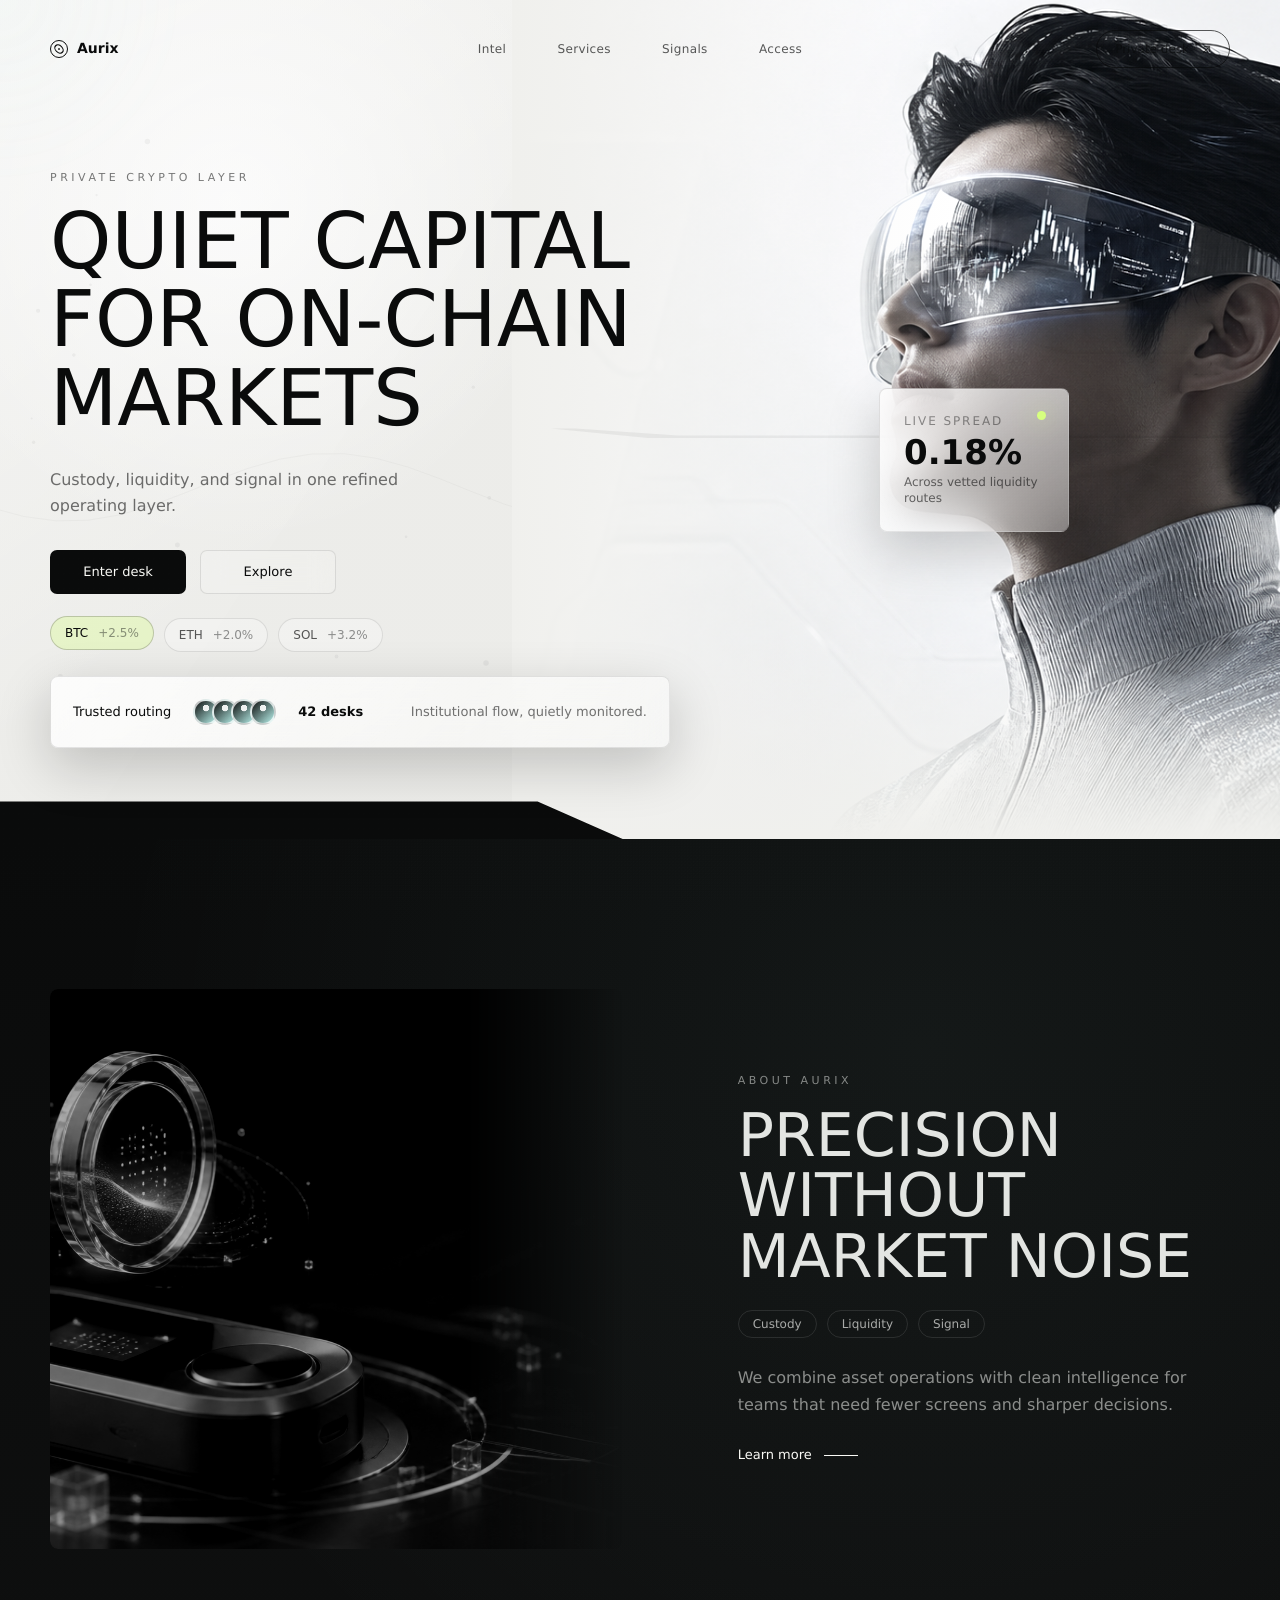
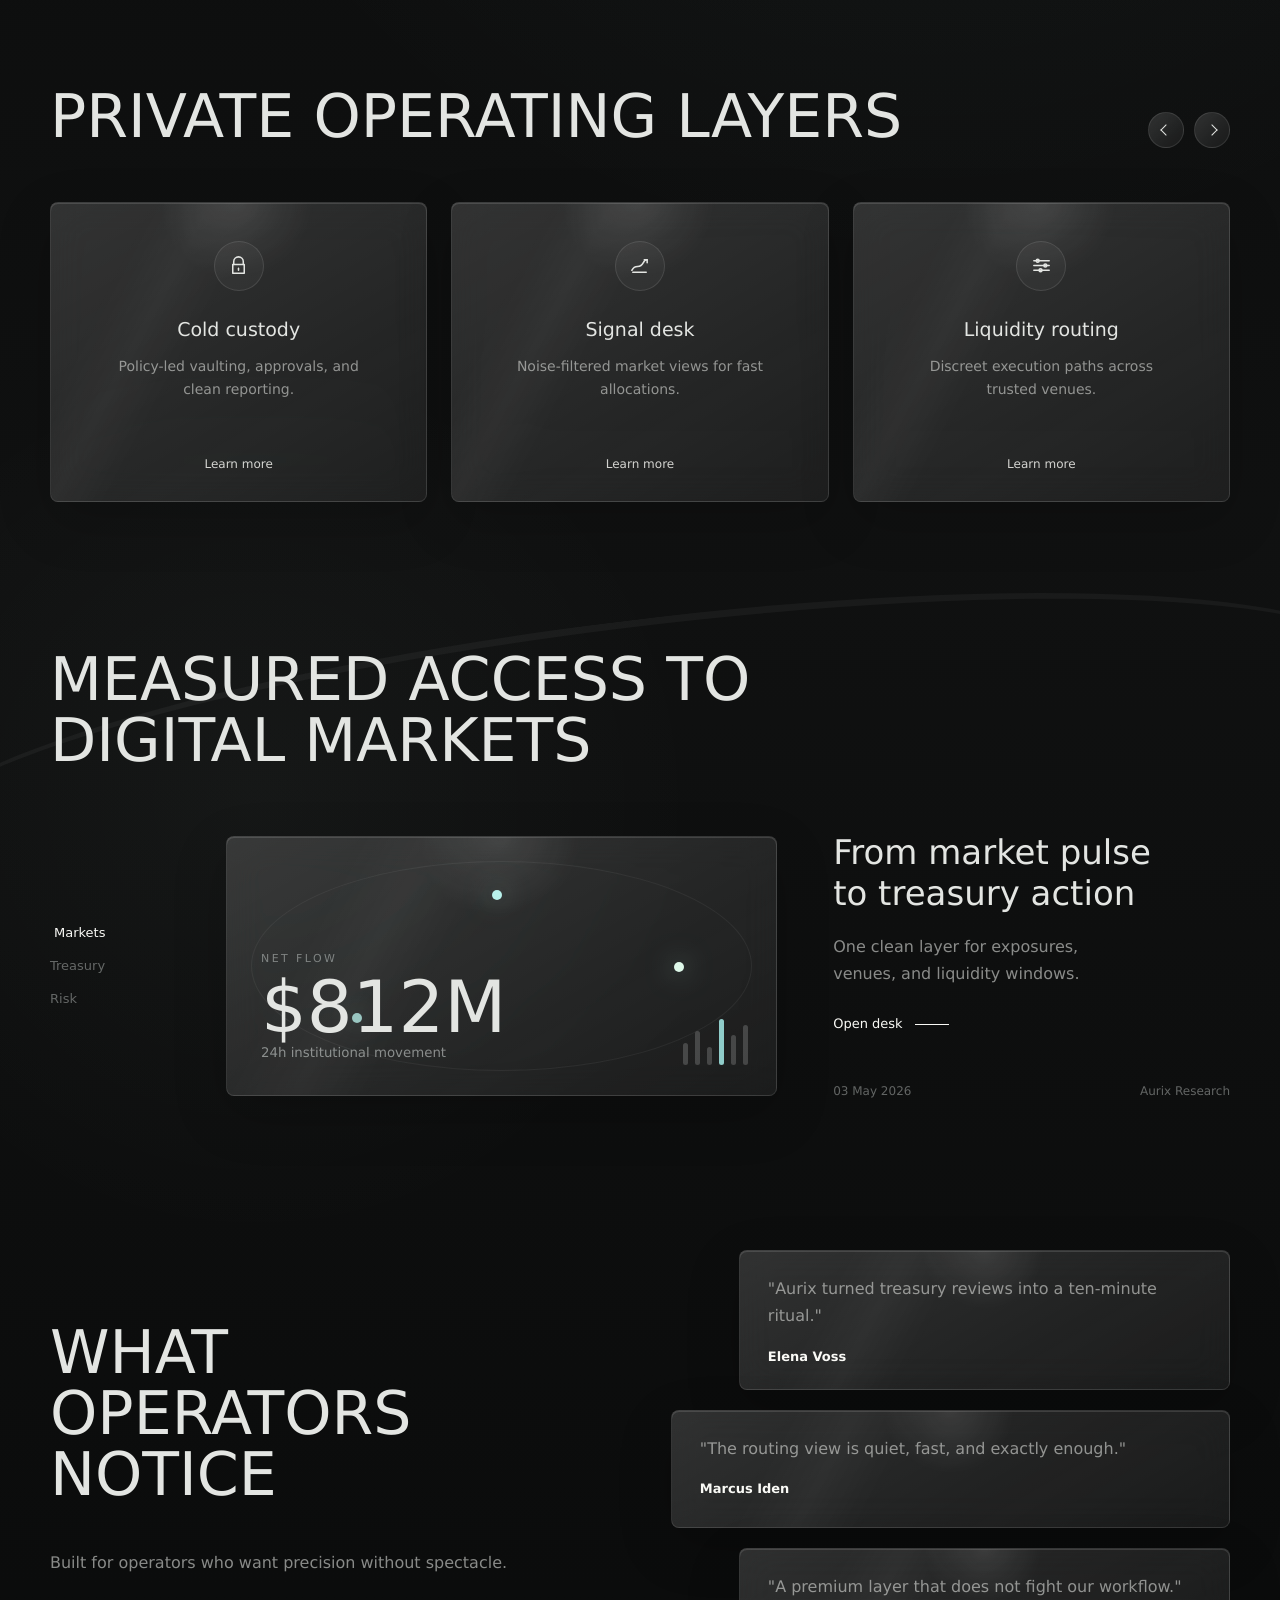
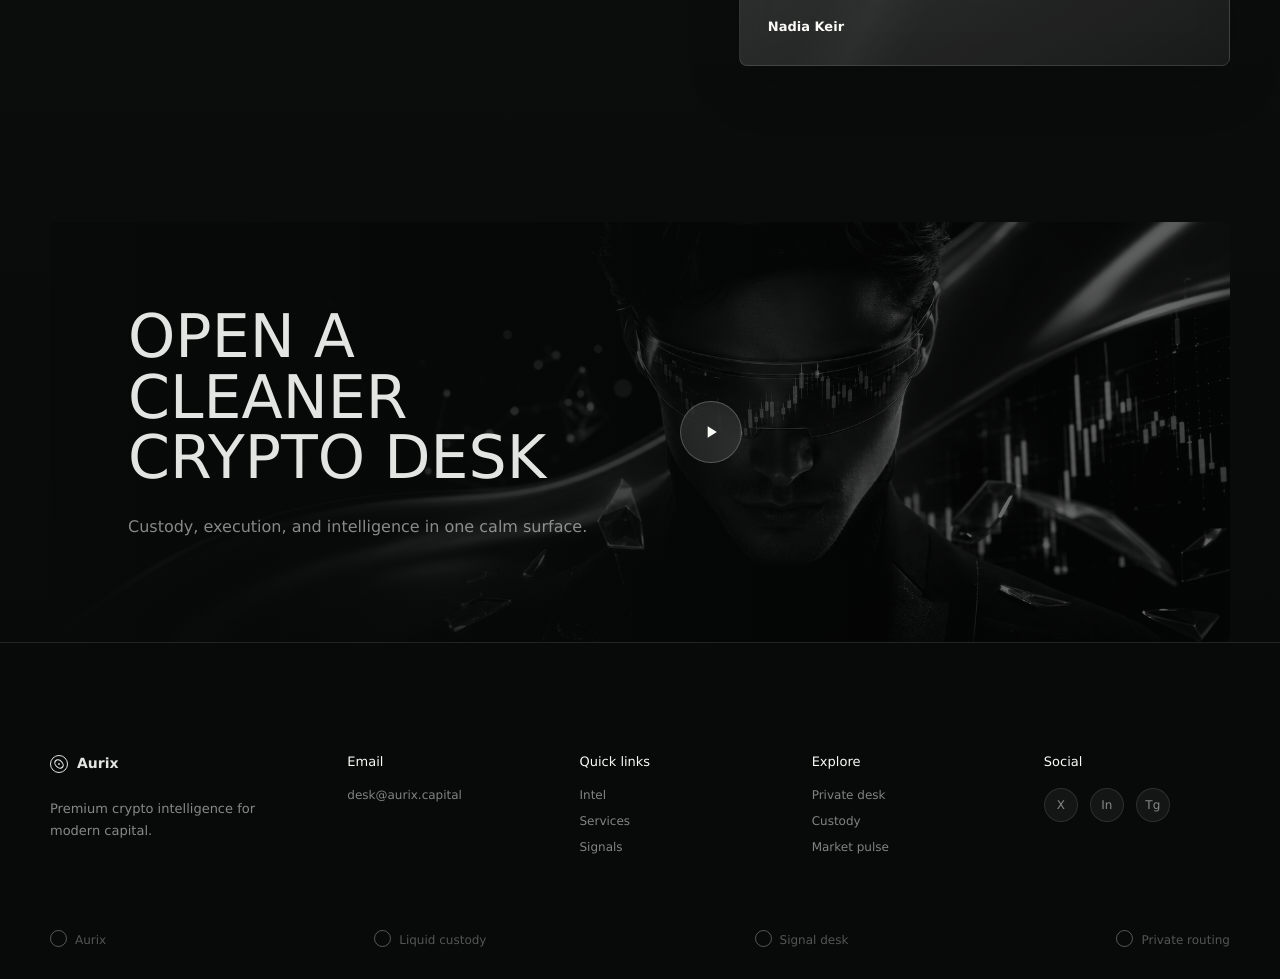
<file: index.html>
<!doctype html>
<html lang="en">
  <head>
    <meta charset="UTF-8" />
    <meta name="viewport" content="width=device-width, initial-scale=1.0" />
    <title>Aurix - Crypto Intelligence</title>
    <meta
      name="description"
      content="Premium crypto intelligence, custody, and liquidity landing page."
    />
    <link rel="stylesheet" href="styles.css?v=5" />
  </head>
  <body>
    <div class="grain" aria-hidden="true"></div>
    <div class="cursor-glow" aria-hidden="true"></div>

    <header class="site-header">
      <a class="brand" href="index.html" aria-label="Aurix home">
        <span class="brand-mark" aria-hidden="true"></span>
        <span>Aurix</span>
      </a>

      <nav class="nav-links" aria-label="Primary navigation">
        <a href="intel.html">Intel</a>
        <a href="services.html">Services</a>
        <a href="signals.html">Signals</a>
        <a href="access.html">Access</a>
      </nav>

      <a class="header-action" href="access.html">
        <span>Private desk</span>
        <svg viewBox="0 0 24 24" aria-hidden="true">
          <path d="M7 17 17 7M9 7h8v8" />
        </svg>
      </a>
    </header>

    <main id="top">
      <section class="hero">
        <div class="hero-media" aria-hidden="true">
          <img src="assets/hero-crypto.png" alt="" />
        </div>

        <div class="hero-line hero-line-one" aria-hidden="true"></div>
        <div class="hero-line hero-line-two" aria-hidden="true"></div>

        <div class="container hero-grid">
          <div class="hero-copy reveal">
            <p class="eyebrow">Private crypto layer</p>
            <h1>Quiet capital for on-chain markets</h1>
            <p class="hero-text">
              Custody, liquidity, and signal in one refined operating layer.
            </p>
            <div class="hero-actions">
              <a class="button button-dark" href="access.html">Enter desk</a>
              <a class="button button-ghost" href="intel.html">Explore</a>
            </div>

            <div class="hero-live-row" aria-label="Live market focus">
              <button class="market-pill active" type="button" data-asset="BTC" data-spread="0.18%" data-flow="$812M" onclick="window.activateMarket && window.activateMarket(this)">
                BTC <span>+2.4%</span>
              </button>
              <button class="market-pill" type="button" data-asset="ETH" data-spread="0.21%" data-flow="$426M" onclick="window.activateMarket && window.activateMarket(this)">
                ETH <span>+1.8%</span>
              </button>
              <button class="market-pill" type="button" data-asset="SOL" data-spread="0.26%" data-flow="$138M" onclick="window.activateMarket && window.activateMarket(this)">
                SOL <span>+3.1%</span>
              </button>
            </div>

            <div class="trust-strip liquid">
              <span>Trusted routing</span>
              <div class="client-stack" aria-hidden="true">
                <i></i><i></i><i></i><i></i>
              </div>
              <strong>42 desks</strong>
              <span class="trust-note">Institutional flow, quietly monitored.</span>
            </div>
          </div>

          <aside class="hero-stat liquid reveal" style="--delay: 120ms">
            <span class="stat-kicker">Live spread</span>
            <strong data-live-spread>0.18%</strong>
            <span>Across vetted liquidity routes</span>
          </aside>
        </div>
      </section>

      <section class="dark-shell" id="intel">
        <div class="container split-section">
          <div class="section-visual reveal">
            <img src="assets/custody-visual.png" alt="Abstract black crypto custody device with glass token ring" />
          </div>
          <div class="section-copy reveal" style="--delay: 90ms">
            <p class="eyebrow">About Aurix</p>
            <h2>Precision without market noise</h2>
            <div class="chip-row" aria-label="Capabilities">
              <span>Custody</span>
              <span>Liquidity</span>
              <span>Signal</span>
            </div>
            <p>
              We combine asset operations with clean intelligence for teams
              that need fewer screens and sharper decisions.
            </p>
            <a class="inline-link" href="intel.html">Learn more</a>
          </div>
        </div>

        <section class="container services" id="services">
          <div class="section-head reveal">
            <h2>Private operating layers</h2>
            <div class="arrow-pair" aria-hidden="true">
              <span></span><span></span>
            </div>
          </div>

          <div class="service-grid">
            <article class="service-card liquid reveal">
              <span class="service-icon">
                <svg viewBox="0 0 24 24" aria-hidden="true">
                  <path d="M7 11V8a5 5 0 0 1 10 0v3" />
                  <path d="M6 11h12v9H6z" />
                  <path d="M12 15v2" />
                </svg>
              </span>
              <h3>Cold custody</h3>
              <p>Policy-led vaulting, approvals, and clean reporting.</p>
              <a href="services.html">Learn more</a>
            </article>

            <article class="service-card liquid reveal" style="--delay: 90ms">
              <span class="service-icon">
                <svg viewBox="0 0 24 24" aria-hidden="true">
                  <path d="M4 17c4-8 8 0 12-8 1-2 2-3 4-3" />
                  <path d="M5 19h14" />
                  <path d="M17 6h3v3" />
                </svg>
              </span>
              <h3>Signal desk</h3>
              <p>Noise-filtered market views for fast allocations.</p>
              <a href="services.html">Learn more</a>
            </article>

            <article class="service-card liquid reveal" style="--delay: 180ms">
              <span class="service-icon">
                <svg viewBox="0 0 24 24" aria-hidden="true">
                  <path d="M4 7h16" />
                  <path d="M4 12h16" />
                  <path d="M4 17h16" />
                  <circle cx="8" cy="7" r="1.5" />
                  <circle cx="16" cy="12" r="1.5" />
                  <circle cx="11" cy="17" r="1.5" />
                </svg>
              </span>
              <h3>Liquidity routing</h3>
              <p>Discreet execution paths across trusted venues.</p>
              <a href="services.html">Learn more</a>
            </article>
          </div>
        </section>

        <section class="container possibilities" id="signals">
          <div class="large-title reveal">
            <h2>Measured access to digital markets</h2>
          </div>

          <div class="insight-layout">
            <div class="vertical-tabs reveal" aria-label="Signal categories">
              <button class="active" type="button">Markets</button>
              <button type="button">Treasury</button>
              <button type="button">Risk</button>
            </div>

            <div class="market-panel liquid reveal" style="--delay: 80ms">
              <div class="market-orbit" aria-hidden="true">
                <span></span><span></span><span></span>
              </div>
              <div>
                <span class="panel-label">Net flow</span>
                <strong>$812M</strong>
                <small>24h institutional movement</small>
              </div>
              <div class="sparkline" aria-hidden="true">
                <i></i><i></i><i></i><i></i><i></i><i></i>
              </div>
            </div>

            <article class="insight-copy reveal" style="--delay: 160ms">
              <h3>From market pulse to treasury action</h3>
              <p>
                One clean layer for exposures, venues, and liquidity windows.
              </p>
              <a class="inline-link" href="signals.html">Open desk</a>
              <footer>
                <span>03 May 2026</span>
                <span>Aurix Research</span>
              </footer>
            </article>
          </div>
        </section>

        <section class="container voices">
          <div class="voices-copy reveal">
            <h2>What operators notice</h2>
            <p>
              Built for operators who want precision without spectacle.
            </p>
          </div>

          <div class="quote-stack">
            <article class="quote-card liquid reveal">
              <p>"Aurix turned treasury reviews into a ten-minute ritual."</p>
              <strong>Elena Voss</strong>
            </article>
            <article class="quote-card liquid reveal" style="--delay: 90ms">
              <p>"The routing view is quiet, fast, and exactly enough."</p>
              <strong>Marcus Iden</strong>
            </article>
            <article class="quote-card liquid reveal" style="--delay: 180ms">
              <p>"A premium layer that does not fight our workflow."</p>
              <strong>Nadia Keir</strong>
            </article>
          </div>
        </section>

        <section class="container banner reveal" id="access">
          <img src="assets/cta-visual.png" alt="Dark cinematic crypto intelligence portrait with glass reflections" />
          <div class="banner-content">
            <h2>Open a cleaner crypto desk</h2>
            <p>Custody, execution, and intelligence in one calm surface.</p>
          </div>
          <a class="play-button" href="access.html" aria-label="Request access">
            <svg viewBox="0 0 24 24" aria-hidden="true">
              <path d="M8 5v14l11-7z" />
            </svg>
          </a>
        </section>
      </section>
    </main>

    <footer class="site-footer">
      <div class="container footer-grid">
        <div>
          <a class="brand footer-brand" href="index.html">
            <span class="brand-mark" aria-hidden="true"></span>
            <span>Aurix</span>
          </a>
          <p>Premium crypto intelligence for modern capital.</p>
        </div>

        <div>
          <h3>Email</h3>
          <a href="mailto:desk@aurix.capital">desk@aurix.capital</a>
        </div>

        <div>
          <h3>Quick links</h3>
          <a href="intel.html">Intel</a>
          <a href="services.html">Services</a>
          <a href="signals.html">Signals</a>
        </div>

        <div>
          <h3>Explore</h3>
          <a href="access.html">Private desk</a>
          <a href="services.html">Custody</a>
          <a href="signals.html">Market pulse</a>
        </div>

        <div>
          <h3>Social</h3>
          <div class="social-row">
            <a href="#" aria-label="X">X</a>
            <a href="#" aria-label="LinkedIn">In</a>
            <a href="#" aria-label="Telegram">Tg</a>
          </div>
        </div>
      </div>
      <div class="footer-tape" aria-hidden="true">
        <span>Aurix</span><span>Liquid custody</span><span>Signal desk</span><span>Private routing</span>
      </div>
    </footer>

    <script src="script.js?v=5"></script>
  </body>
</html>
</file>
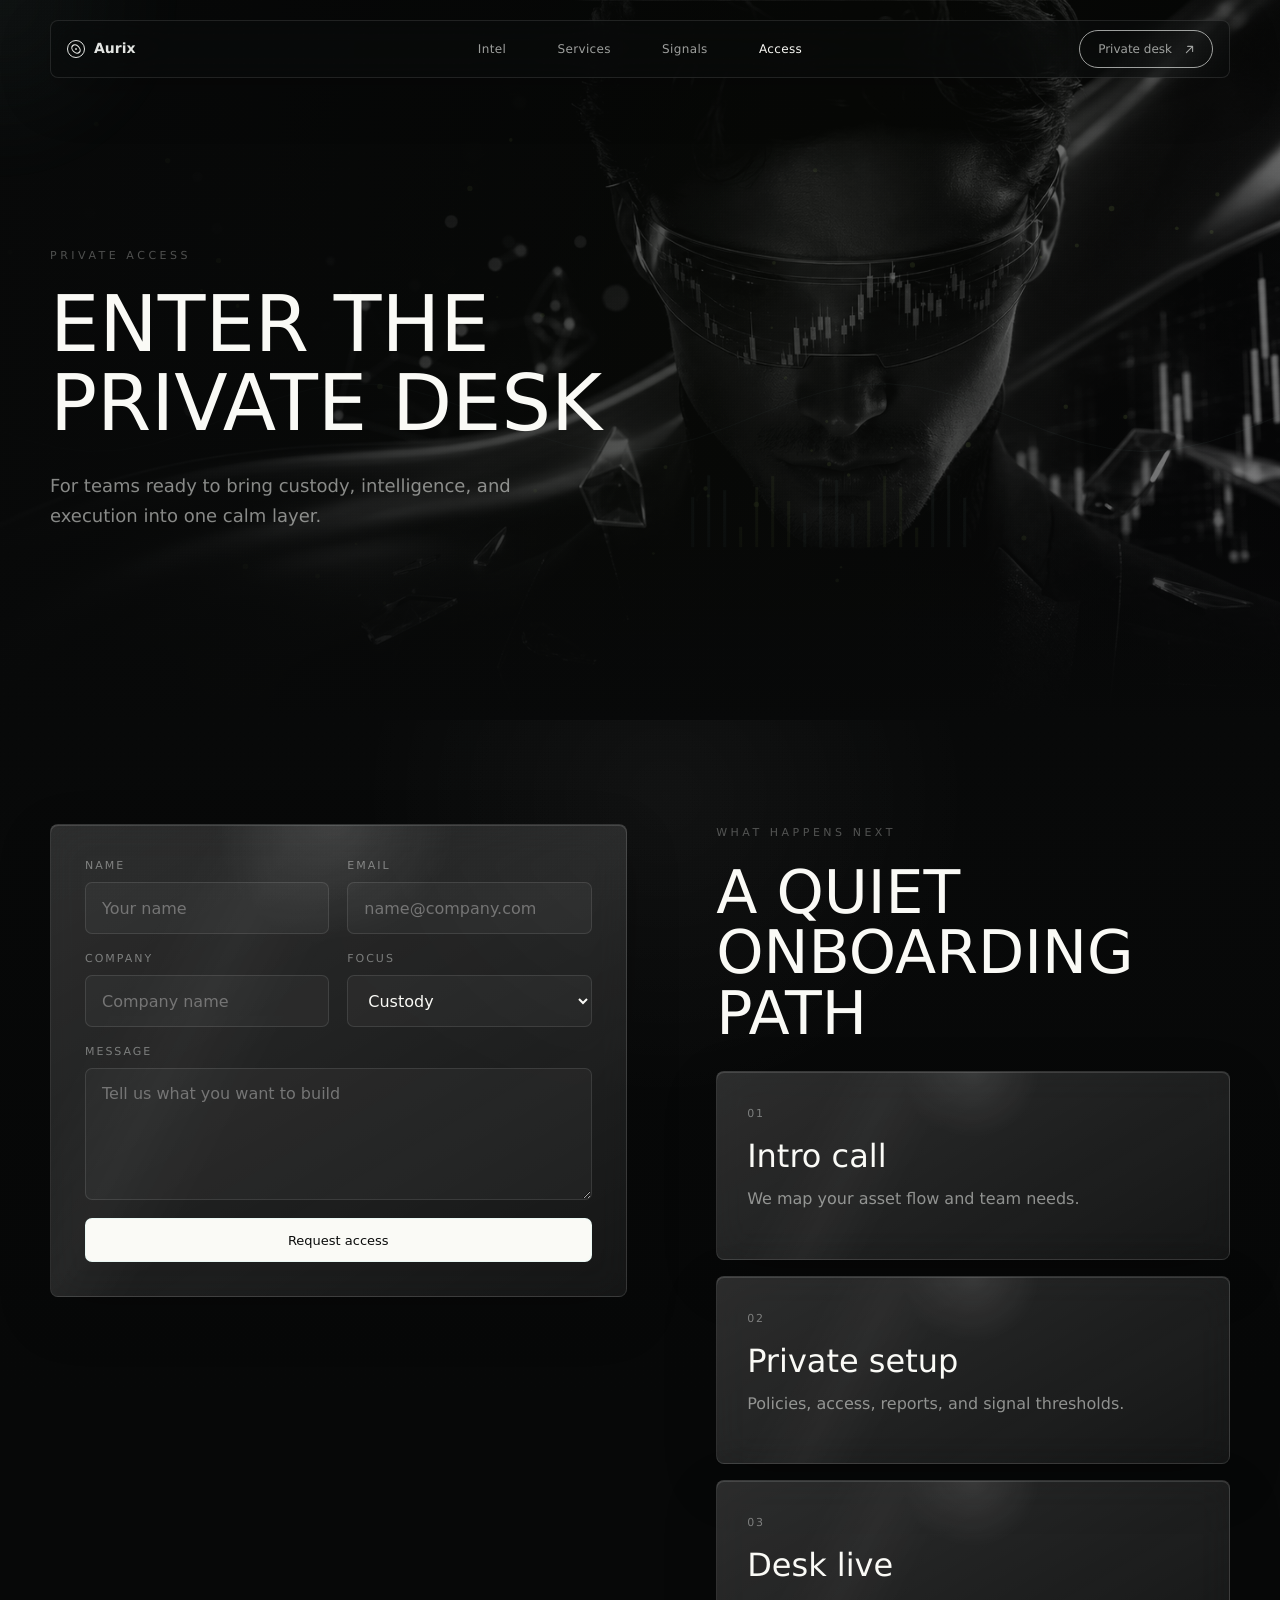
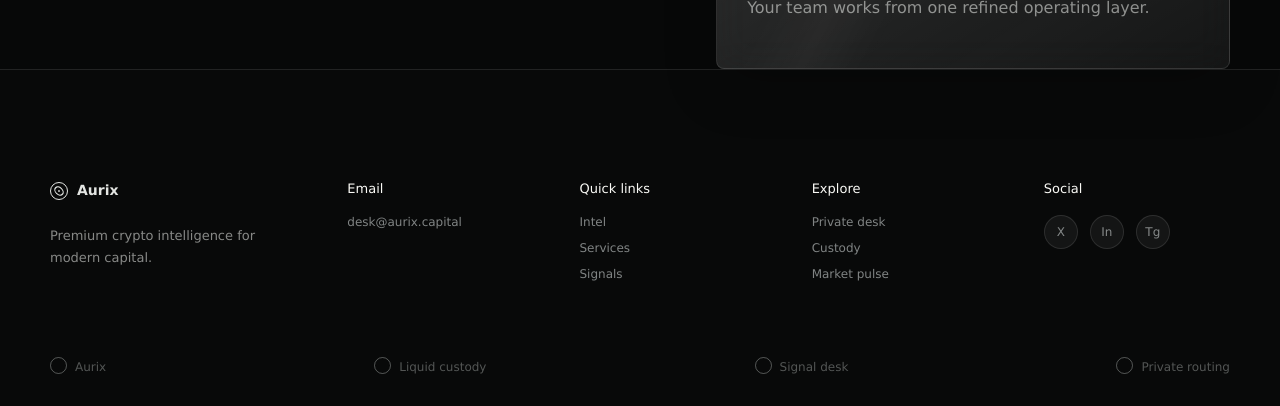
<file: access.html>
<!doctype html>
<html lang="en">
  <head>
    <meta charset="UTF-8" />
    <meta name="viewport" content="width=device-width, initial-scale=1.0" />
    <title>Access - Aurix</title>
    <meta name="description" content="Request access to Aurix private crypto desk." />
    <link rel="stylesheet" href="styles.css?v=5" />
  </head>
  <body class="inner-page">
    <div class="grain" aria-hidden="true"></div>
    <div class="cursor-glow" aria-hidden="true"></div>

    <header class="site-header inner-header">
      <a class="brand" href="index.html" aria-label="Aurix home"><span class="brand-mark" aria-hidden="true"></span><span>Aurix</span></a>
      <nav class="nav-links" aria-label="Primary navigation">
        <a href="intel.html">Intel</a><a href="services.html">Services</a><a href="signals.html">Signals</a><a class="active" href="access.html">Access</a>
      </nav>
      <a class="header-action" href="access.html"><span>Private desk</span><svg viewBox="0 0 24 24" aria-hidden="true"><path d="M7 17 17 7M9 7h8v8" /></svg></a>
    </header>

    <main>
      <section class="access-hero">
        <img src="assets/cta-visual.png" alt="Dark private crypto access visual" />
        <div class="container access-hero-content reveal">
          <p class="eyebrow">Private access</p>
          <h1>Enter the private desk</h1>
          <p>For teams ready to bring custody, intelligence, and execution into one calm layer.</p>
        </div>
      </section>

      <section class="page-shell access-shell">
        <div class="container access-grid">
          <form class="access-form liquid reveal" action="mailto:desk@aurix.capital" method="post" enctype="text/plain">
            <label>
              <span>Name</span>
              <input name="name" type="text" placeholder="Your name" />
            </label>
            <label>
              <span>Email</span>
              <input name="email" type="email" placeholder="name@company.com" />
            </label>
            <label>
              <span>Company</span>
              <input name="company" type="text" placeholder="Company name" />
            </label>
            <label>
              <span>Focus</span>
              <select name="focus">
                <option>Custody</option>
                <option>Signal desk</option>
                <option>Liquidity routing</option>
                <option>Full operating layer</option>
              </select>
            </label>
            <label class="full-field">
              <span>Message</span>
              <textarea name="message" placeholder="Tell us what you want to build"></textarea>
            </label>
            <button class="button button-dark full-field" type="submit">Request access</button>
          </form>

          <aside class="access-notes reveal" style="--delay: 120ms">
            <p class="eyebrow">What happens next</p>
            <h2>A quiet onboarding path</h2>
            <div class="stacked-panels">
              <article class="wide-panel liquid"><span>01</span><h3>Intro call</h3><p>We map your asset flow and team needs.</p></article>
              <article class="wide-panel liquid"><span>02</span><h3>Private setup</h3><p>Policies, access, reports, and signal thresholds.</p></article>
              <article class="wide-panel liquid"><span>03</span><h3>Desk live</h3><p>Your team works from one refined operating layer.</p></article>
            </div>
          </aside>
        </div>
      </section>
    </main>

    <footer class="site-footer">
      <div class="container footer-grid">
        <div><a class="brand footer-brand" href="index.html"><span class="brand-mark" aria-hidden="true"></span><span>Aurix</span></a><p>Premium crypto intelligence for modern capital.</p></div>
        <div><h3>Email</h3><a href="mailto:desk@aurix.capital">desk@aurix.capital</a></div>
        <div><h3>Quick links</h3><a href="intel.html">Intel</a><a href="services.html">Services</a><a href="signals.html">Signals</a></div>
        <div><h3>Explore</h3><a href="access.html">Private desk</a><a href="services.html">Custody</a><a href="signals.html">Market pulse</a></div>
        <div><h3>Social</h3><div class="social-row"><a href="#" aria-label="X">X</a><a href="#" aria-label="LinkedIn">In</a><a href="#" aria-label="Telegram">Tg</a></div></div>
      </div>
      <div class="footer-tape" aria-hidden="true"><span>Aurix</span><span>Liquid custody</span><span>Signal desk</span><span>Private routing</span></div>
    </footer>

    <script src="script.js?v=5"></script>
  </body>
</html>
</file>
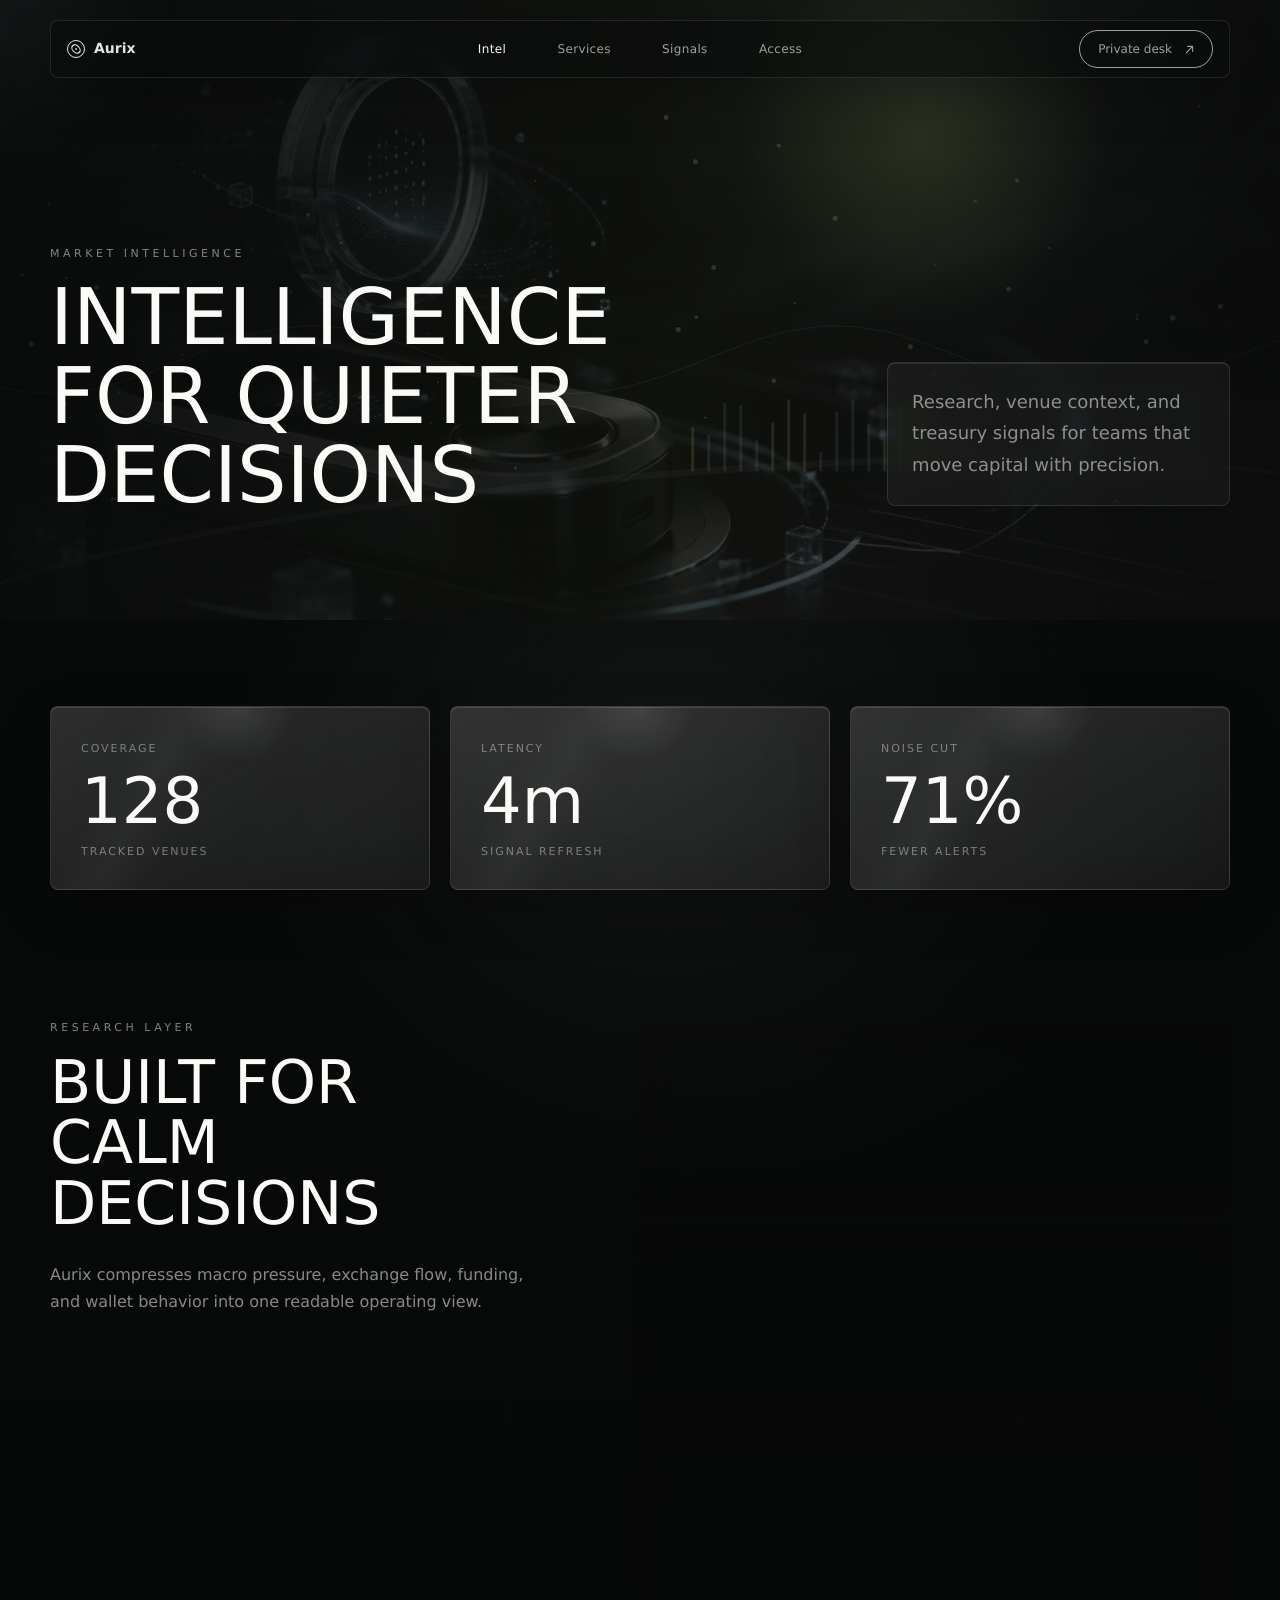
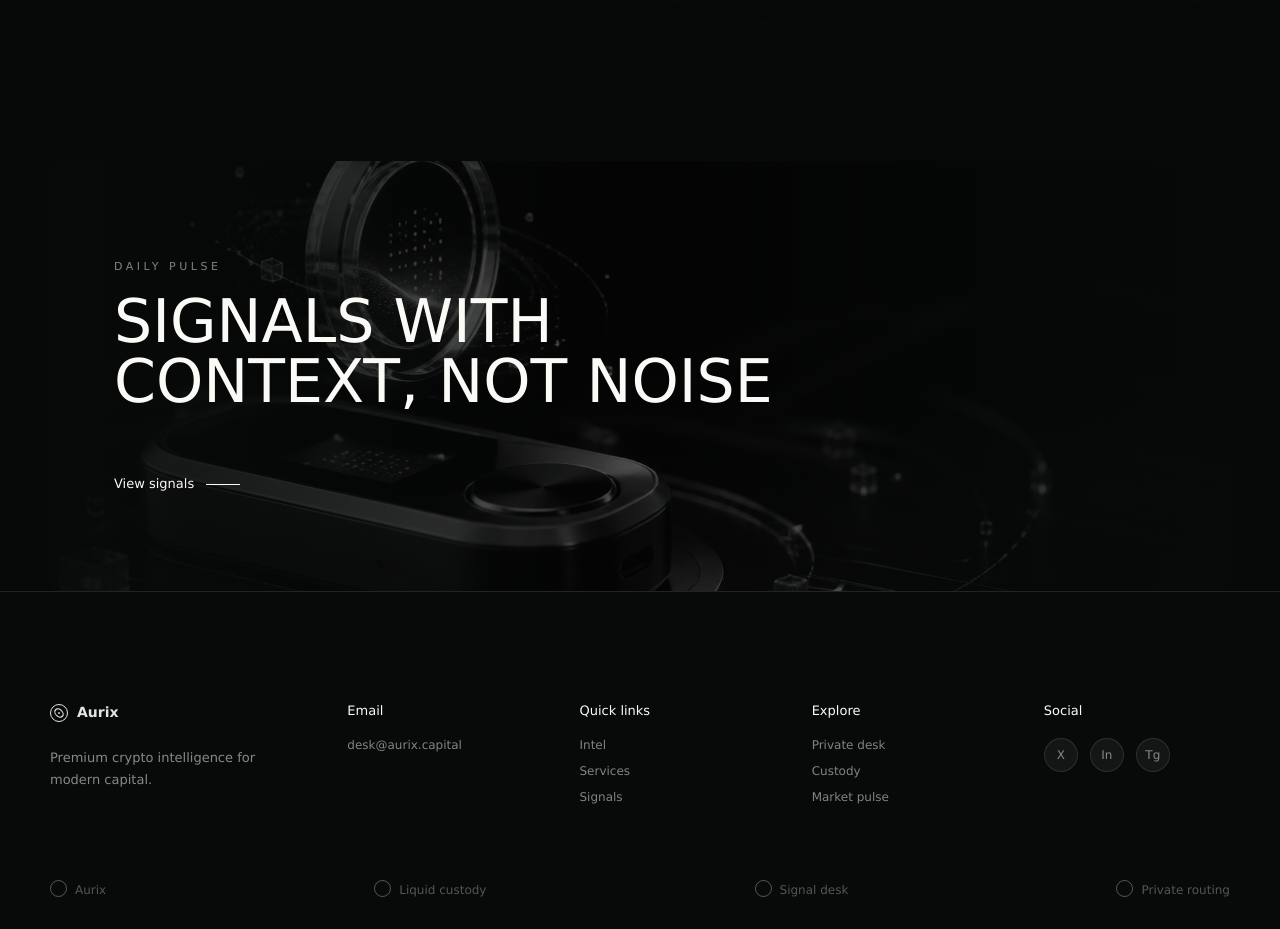
<file: intel.html>
<!doctype html>
<html lang="en">
  <head>
    <meta charset="UTF-8" />
    <meta name="viewport" content="width=device-width, initial-scale=1.0" />
    <title>Intel - Aurix</title>
    <meta name="description" content="Aurix crypto intelligence page." />
    <link rel="stylesheet" href="styles.css?v=5" />
  </head>
  <body class="inner-page">
    <div class="grain" aria-hidden="true"></div>
    <div class="cursor-glow" aria-hidden="true"></div>

    <header class="site-header inner-header">
      <a class="brand" href="index.html" aria-label="Aurix home">
        <span class="brand-mark" aria-hidden="true"></span>
        <span>Aurix</span>
      </a>
      <nav class="nav-links" aria-label="Primary navigation">
        <a class="active" href="intel.html">Intel</a>
        <a href="services.html">Services</a>
        <a href="signals.html">Signals</a>
        <a href="access.html">Access</a>
      </nav>
      <a class="header-action" href="access.html">
        <span>Private desk</span>
        <svg viewBox="0 0 24 24" aria-hidden="true"><path d="M7 17 17 7M9 7h8v8" /></svg>
      </a>
    </header>

    <main>
      <section class="page-hero page-hero-dark">
        <div class="container page-hero-grid">
          <div class="reveal">
            <p class="eyebrow">Market intelligence</p>
            <h1>Intelligence for quieter decisions</h1>
          </div>
          <p class="page-lead reveal" style="--delay: 90ms">
            Research, venue context, and treasury signals for teams that move
            capital with precision.
          </p>
        </div>
      </section>

      <section class="page-shell">
        <div class="container metric-row">
          <article class="metric-card liquid reveal">
            <span>Coverage</span>
            <strong>128</strong>
            <small>tracked venues</small>
          </article>
          <article class="metric-card liquid reveal" style="--delay: 80ms">
            <span>Latency</span>
            <strong>4m</strong>
            <small>signal refresh</small>
          </article>
          <article class="metric-card liquid reveal" style="--delay: 160ms">
            <span>Noise cut</span>
            <strong>71%</strong>
            <small>fewer alerts</small>
          </article>
        </div>

        <section class="container editorial-split">
          <div class="editorial-copy reveal">
            <p class="eyebrow">Research layer</p>
            <h2>Built for calm decisions</h2>
            <p>
              Aurix compresses macro pressure, exchange flow, funding, and
              wallet behavior into one readable operating view.
            </p>
          </div>
          <div class="stacked-panels">
            <article class="wide-panel liquid reveal">
              <span>01</span>
              <h3>Flow intelligence</h3>
              <p>Track where capital enters, pauses, and exits.</p>
            </article>
            <article class="wide-panel liquid reveal" style="--delay: 90ms">
              <span>02</span>
              <h3>Venue quality</h3>
              <p>Spot liquidity, spreads, and operational drift early.</p>
            </article>
            <article class="wide-panel liquid reveal" style="--delay: 180ms">
              <span>03</span>
              <h3>Treasury briefings</h3>
              <p>Short, structured reads for portfolio committees.</p>
            </article>
          </div>
        </section>

        <section class="container dark-feature reveal">
          <img src="assets/custody-visual.png" alt="Abstract crypto custody intelligence visual" />
          <div>
            <p class="eyebrow">Daily pulse</p>
            <h2>Signals with context, not noise</h2>
            <a class="inline-link" href="signals.html">View signals</a>
          </div>
        </section>
      </section>
    </main>

    <footer class="site-footer">
      <div class="container footer-grid">
        <div>
          <a class="brand footer-brand" href="index.html"><span class="brand-mark" aria-hidden="true"></span><span>Aurix</span></a>
          <p>Premium crypto intelligence for modern capital.</p>
        </div>
        <div><h3>Email</h3><a href="mailto:desk@aurix.capital">desk@aurix.capital</a></div>
        <div><h3>Quick links</h3><a href="intel.html">Intel</a><a href="services.html">Services</a><a href="signals.html">Signals</a></div>
        <div><h3>Explore</h3><a href="access.html">Private desk</a><a href="services.html">Custody</a><a href="signals.html">Market pulse</a></div>
        <div><h3>Social</h3><div class="social-row"><a href="#" aria-label="X">X</a><a href="#" aria-label="LinkedIn">In</a><a href="#" aria-label="Telegram">Tg</a></div></div>
      </div>
      <div class="footer-tape" aria-hidden="true"><span>Aurix</span><span>Liquid custody</span><span>Signal desk</span><span>Private routing</span></div>
    </footer>

    <script src="script.js?v=5"></script>
  </body>
</html>
</file>
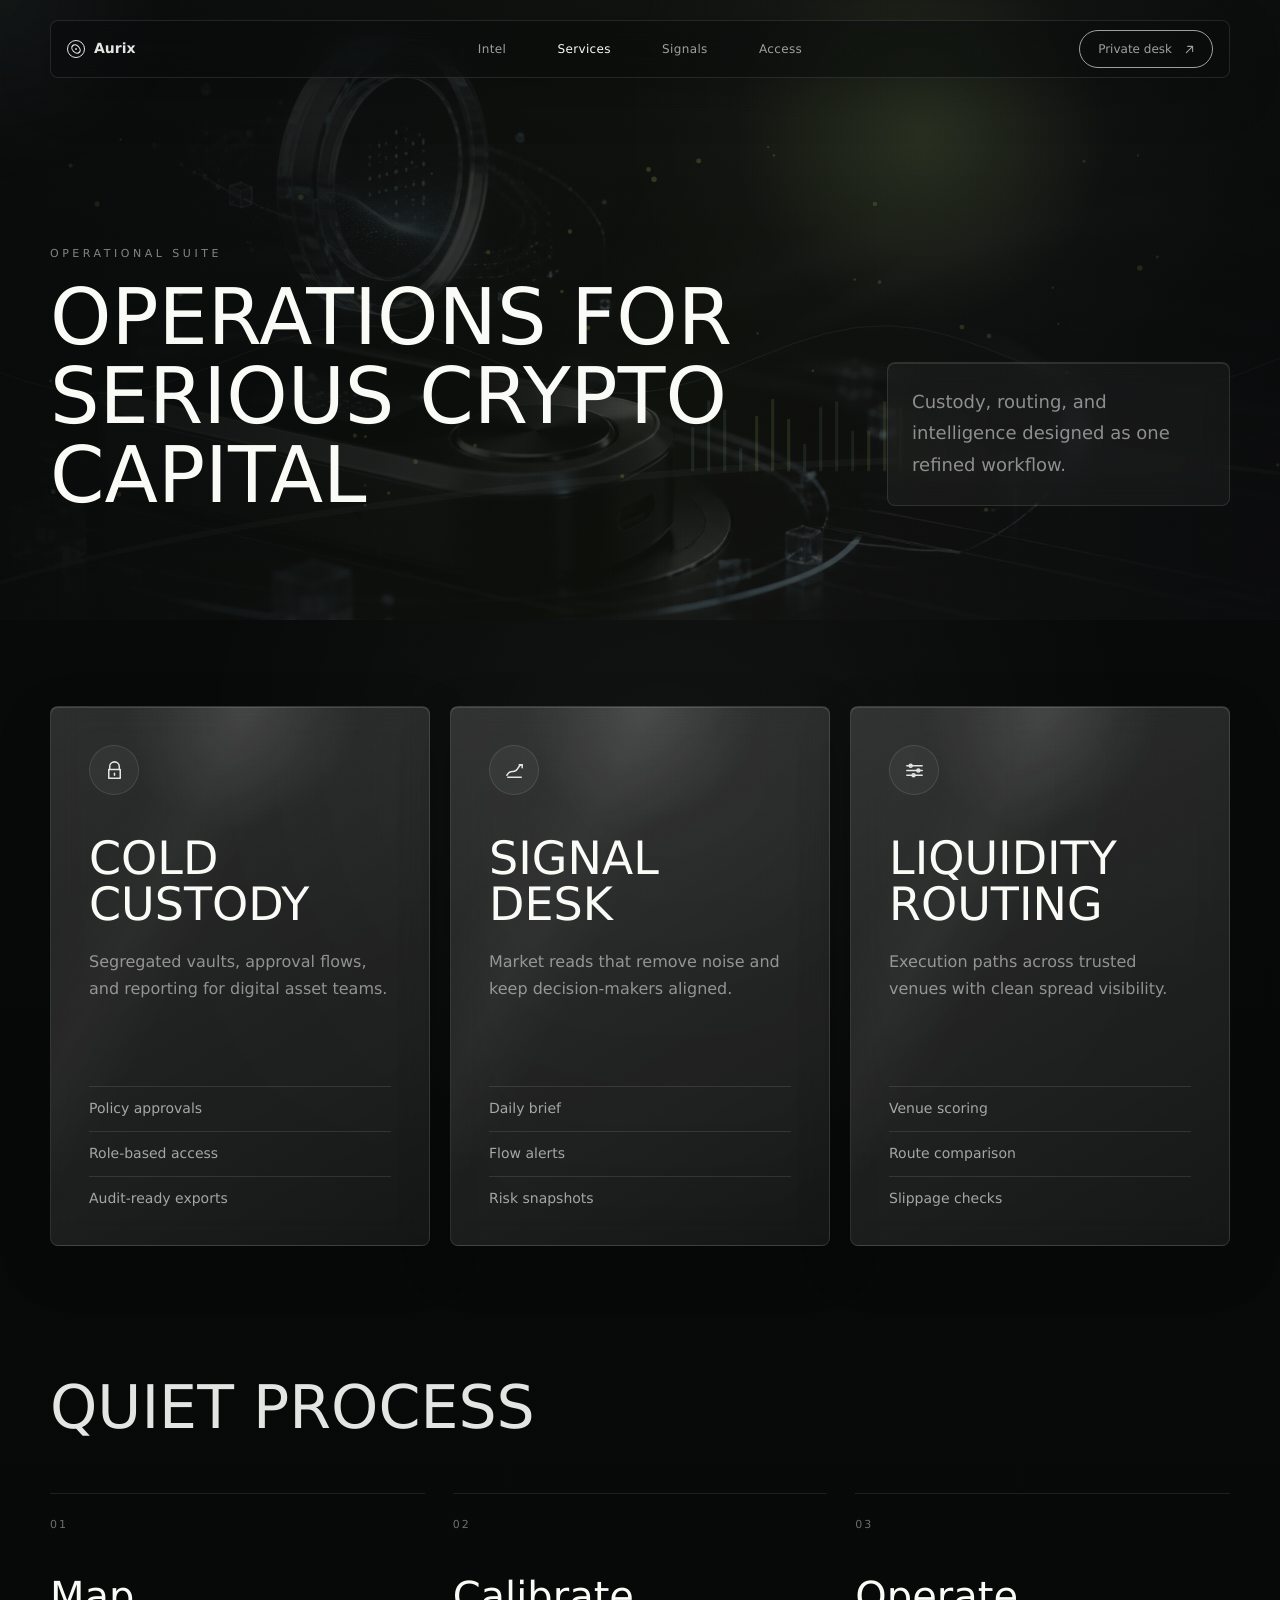
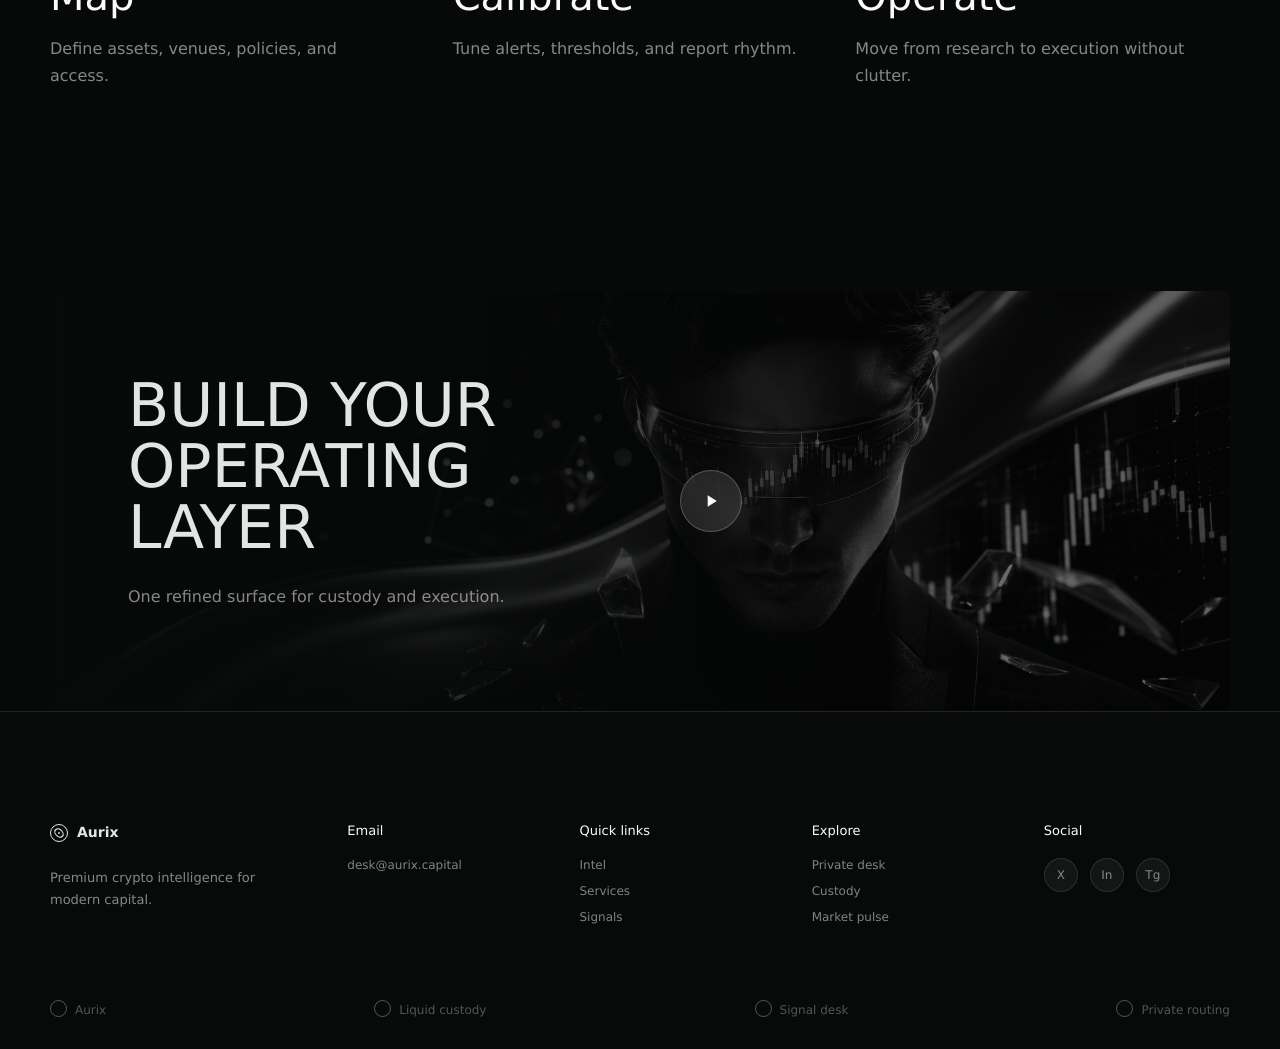
<file: services.html>
<!doctype html>
<html lang="en">
  <head>
    <meta charset="UTF-8" />
    <meta name="viewport" content="width=device-width, initial-scale=1.0" />
    <title>Services - Aurix</title>
    <meta name="description" content="Aurix crypto services page." />
    <link rel="stylesheet" href="styles.css?v=5" />
  </head>
  <body class="inner-page">
    <div class="grain" aria-hidden="true"></div>
    <div class="cursor-glow" aria-hidden="true"></div>

    <header class="site-header inner-header">
      <a class="brand" href="index.html" aria-label="Aurix home"><span class="brand-mark" aria-hidden="true"></span><span>Aurix</span></a>
      <nav class="nav-links" aria-label="Primary navigation">
        <a href="intel.html">Intel</a><a class="active" href="services.html">Services</a><a href="signals.html">Signals</a><a href="access.html">Access</a>
      </nav>
      <a class="header-action" href="access.html"><span>Private desk</span><svg viewBox="0 0 24 24" aria-hidden="true"><path d="M7 17 17 7M9 7h8v8" /></svg></a>
    </header>

    <main>
      <section class="page-hero page-hero-dark">
        <div class="container page-hero-grid">
          <div class="reveal">
            <p class="eyebrow">Operational suite</p>
            <h1>Operations for serious crypto capital</h1>
          </div>
          <p class="page-lead reveal" style="--delay: 90ms">
            Custody, routing, and intelligence designed as one refined workflow.
          </p>
        </div>
      </section>

      <section class="page-shell">
        <div class="container service-page-grid">
          <article class="service-deep-card liquid reveal">
            <span class="service-icon"><svg viewBox="0 0 24 24" aria-hidden="true"><path d="M7 11V8a5 5 0 0 1 10 0v3" /><path d="M6 11h12v9H6z" /><path d="M12 15v2" /></svg></span>
            <h2>Cold custody</h2>
            <p>Segregated vaults, approval flows, and reporting for digital asset teams.</p>
            <ul><li>Policy approvals</li><li>Role-based access</li><li>Audit-ready exports</li></ul>
          </article>
          <article class="service-deep-card liquid reveal" style="--delay: 90ms">
            <span class="service-icon"><svg viewBox="0 0 24 24" aria-hidden="true"><path d="M4 17c4-8 8 0 12-8 1-2 2-3 4-3" /><path d="M5 19h14" /><path d="M17 6h3v3" /></svg></span>
            <h2>Signal desk</h2>
            <p>Market reads that remove noise and keep decision-makers aligned.</p>
            <ul><li>Daily brief</li><li>Flow alerts</li><li>Risk snapshots</li></ul>
          </article>
          <article class="service-deep-card liquid reveal" style="--delay: 180ms">
            <span class="service-icon"><svg viewBox="0 0 24 24" aria-hidden="true"><path d="M4 7h16" /><path d="M4 12h16" /><path d="M4 17h16" /><circle cx="8" cy="7" r="1.5" /><circle cx="16" cy="12" r="1.5" /><circle cx="11" cy="17" r="1.5" /></svg></span>
            <h2>Liquidity routing</h2>
            <p>Execution paths across trusted venues with clean spread visibility.</p>
            <ul><li>Venue scoring</li><li>Route comparison</li><li>Slippage checks</li></ul>
          </article>
        </div>

        <section class="container process-band">
          <div class="section-head reveal"><h2>Quiet process</h2></div>
          <div class="process-grid">
            <article class="process-step reveal"><span>01</span><h3>Map</h3><p>Define assets, venues, policies, and access.</p></article>
            <article class="process-step reveal" style="--delay: 90ms"><span>02</span><h3>Calibrate</h3><p>Tune alerts, thresholds, and report rhythm.</p></article>
            <article class="process-step reveal" style="--delay: 180ms"><span>03</span><h3>Operate</h3><p>Move from research to execution without clutter.</p></article>
          </div>
        </section>

        <section class="container banner reveal">
          <img src="assets/cta-visual.png" alt="Private crypto service visual" />
          <div class="banner-content"><h2>Build your operating layer</h2><p>One refined surface for custody and execution.</p></div>
          <a class="play-button" href="access.html" aria-label="Request access"><svg viewBox="0 0 24 24" aria-hidden="true"><path d="M8 5v14l11-7z" /></svg></a>
        </section>
      </section>
    </main>

    <footer class="site-footer">
      <div class="container footer-grid">
        <div><a class="brand footer-brand" href="index.html"><span class="brand-mark" aria-hidden="true"></span><span>Aurix</span></a><p>Premium crypto intelligence for modern capital.</p></div>
        <div><h3>Email</h3><a href="mailto:desk@aurix.capital">desk@aurix.capital</a></div>
        <div><h3>Quick links</h3><a href="intel.html">Intel</a><a href="services.html">Services</a><a href="signals.html">Signals</a></div>
        <div><h3>Explore</h3><a href="access.html">Private desk</a><a href="services.html">Custody</a><a href="signals.html">Market pulse</a></div>
        <div><h3>Social</h3><div class="social-row"><a href="#" aria-label="X">X</a><a href="#" aria-label="LinkedIn">In</a><a href="#" aria-label="Telegram">Tg</a></div></div>
      </div>
      <div class="footer-tape" aria-hidden="true"><span>Aurix</span><span>Liquid custody</span><span>Signal desk</span><span>Private routing</span></div>
    </footer>

    <script src="script.js?v=5"></script>
  </body>
</html>
</file>
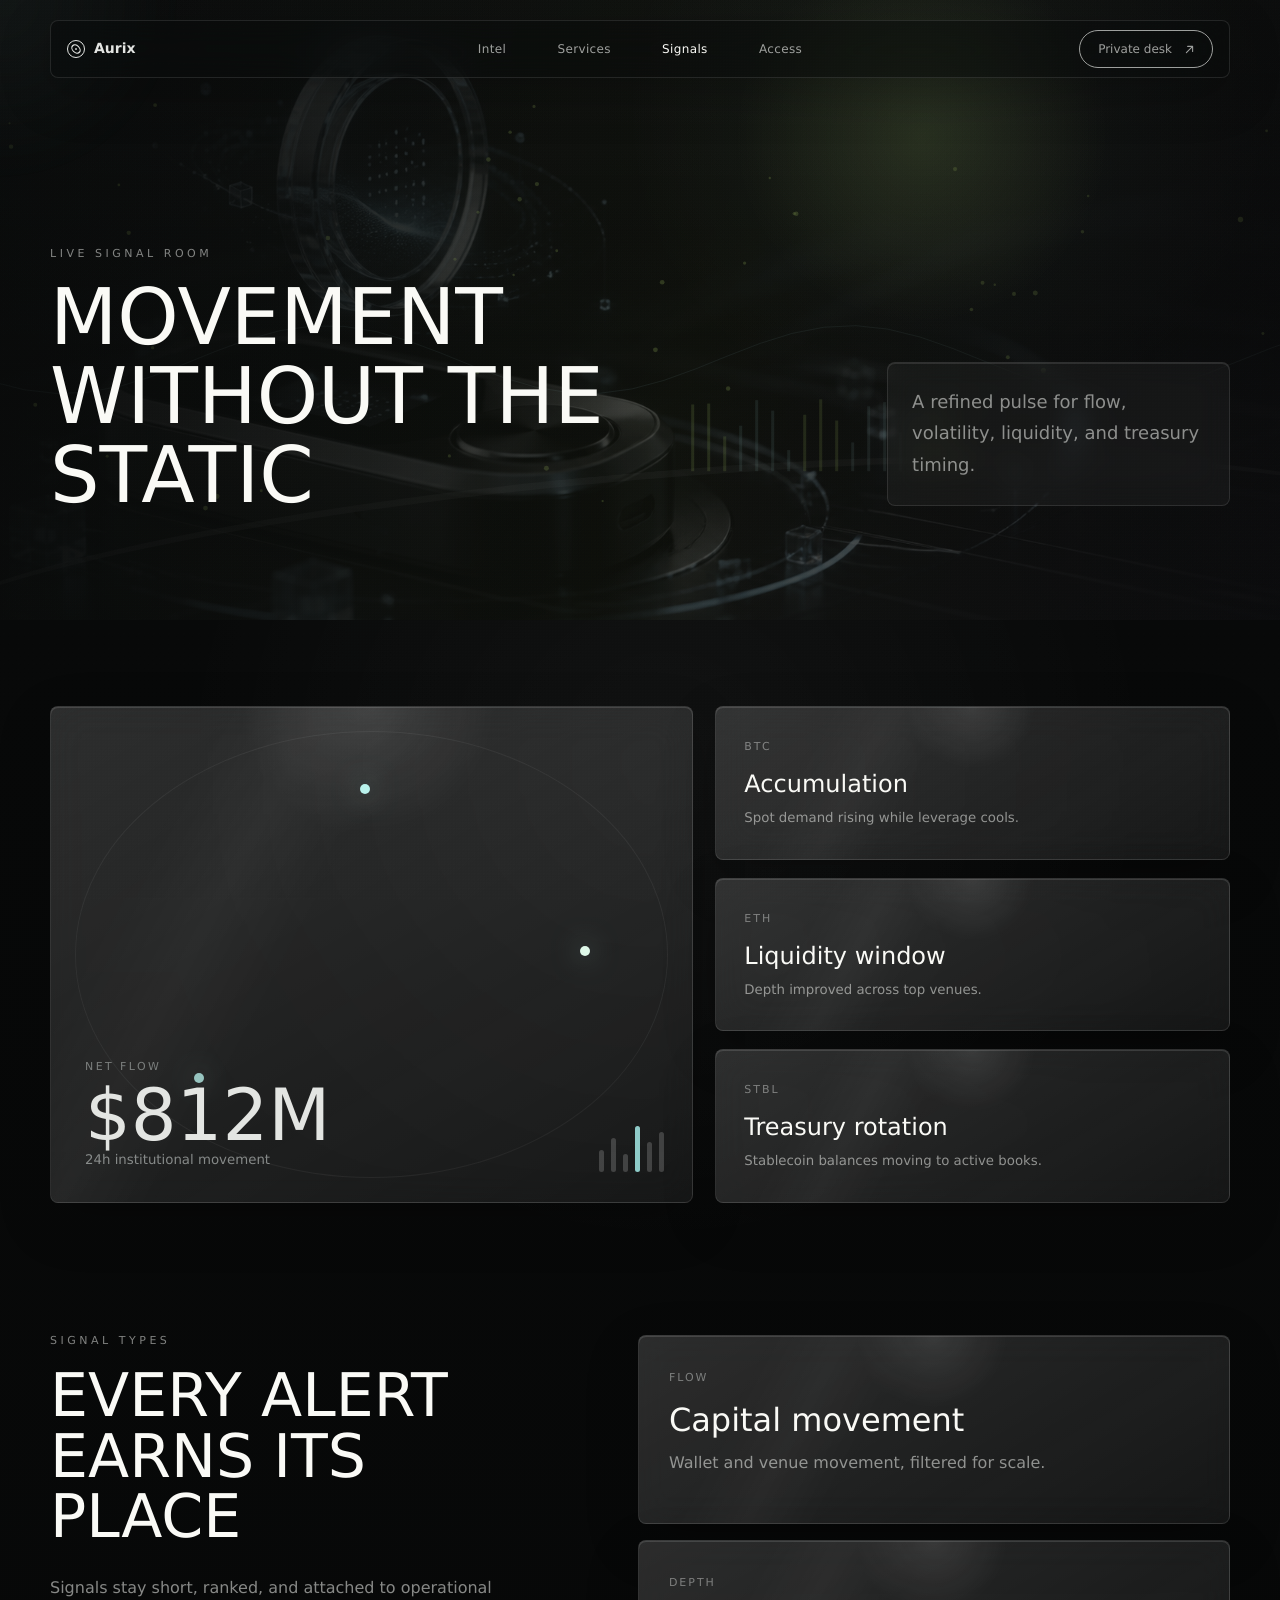
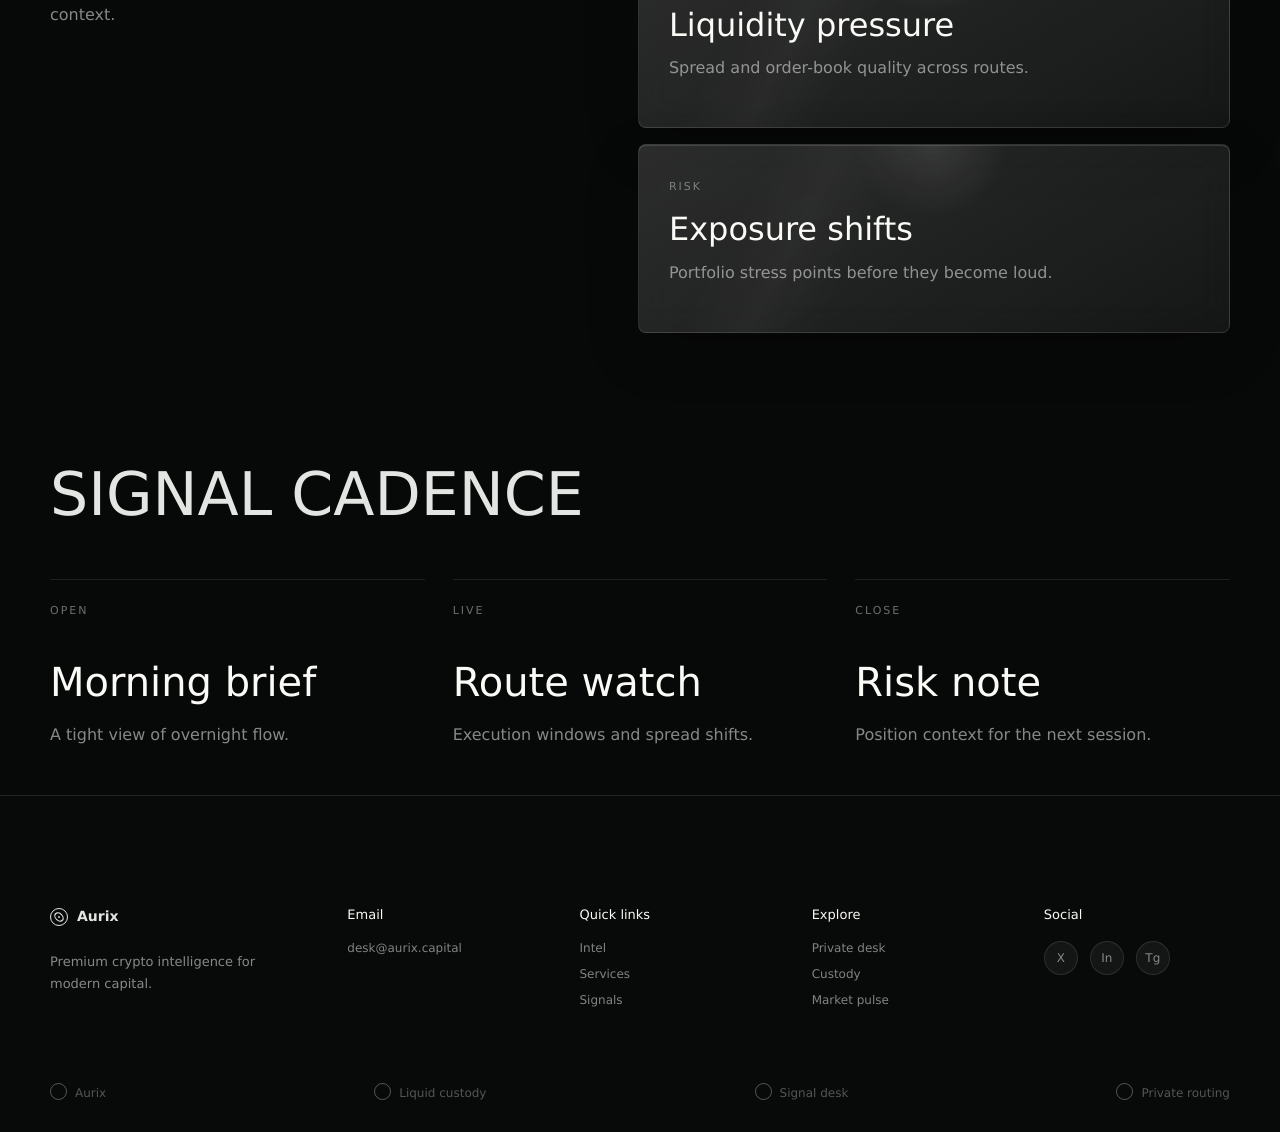
<file: signals.html>
<!doctype html>
<html lang="en">
  <head>
    <meta charset="UTF-8" />
    <meta name="viewport" content="width=device-width, initial-scale=1.0" />
    <title>Signals - Aurix</title>
    <meta name="description" content="Aurix market signals page." />
    <link rel="stylesheet" href="styles.css?v=5" />
  </head>
  <body class="inner-page">
    <div class="grain" aria-hidden="true"></div>
    <div class="cursor-glow" aria-hidden="true"></div>

    <header class="site-header inner-header">
      <a class="brand" href="index.html" aria-label="Aurix home"><span class="brand-mark" aria-hidden="true"></span><span>Aurix</span></a>
      <nav class="nav-links" aria-label="Primary navigation">
        <a href="intel.html">Intel</a><a href="services.html">Services</a><a class="active" href="signals.html">Signals</a><a href="access.html">Access</a>
      </nav>
      <a class="header-action" href="access.html"><span>Private desk</span><svg viewBox="0 0 24 24" aria-hidden="true"><path d="M7 17 17 7M9 7h8v8" /></svg></a>
    </header>

    <main>
      <section class="page-hero page-hero-dark">
        <div class="container page-hero-grid">
          <div class="reveal"><p class="eyebrow">Live signal room</p><h1>Movement without the static</h1></div>
          <p class="page-lead reveal" style="--delay: 90ms">A refined pulse for flow, volatility, liquidity, and treasury timing.</p>
        </div>
      </section>

      <section class="page-shell">
        <div class="container signal-board reveal">
          <div class="market-panel liquid">
            <div class="market-orbit" aria-hidden="true"><span></span><span></span><span></span></div>
            <div><span class="panel-label">Net flow</span><strong>$812M</strong><small>24h institutional movement</small></div>
            <div class="sparkline" aria-hidden="true"><i></i><i></i><i></i><i></i><i></i><i></i></div>
          </div>
          <div class="signal-list">
            <article class="signal-item liquid"><span>BTC</span><strong>Accumulation</strong><small>Spot demand rising while leverage cools.</small></article>
            <article class="signal-item liquid"><span>ETH</span><strong>Liquidity window</strong><small>Depth improved across top venues.</small></article>
            <article class="signal-item liquid"><span>STBL</span><strong>Treasury rotation</strong><small>Stablecoin balances moving to active books.</small></article>
          </div>
        </div>

        <section class="container editorial-split">
          <div class="editorial-copy reveal">
            <p class="eyebrow">Signal types</p>
            <h2>Every alert earns its place</h2>
            <p>Signals stay short, ranked, and attached to operational context.</p>
          </div>
          <div class="stacked-panels">
            <article class="wide-panel liquid reveal"><span>Flow</span><h3>Capital movement</h3><p>Wallet and venue movement, filtered for scale.</p></article>
            <article class="wide-panel liquid reveal" style="--delay: 90ms"><span>Depth</span><h3>Liquidity pressure</h3><p>Spread and order-book quality across routes.</p></article>
            <article class="wide-panel liquid reveal" style="--delay: 180ms"><span>Risk</span><h3>Exposure shifts</h3><p>Portfolio stress points before they become loud.</p></article>
          </div>
        </section>

        <section class="container process-band">
          <div class="section-head reveal"><h2>Signal cadence</h2></div>
          <div class="process-grid">
            <article class="process-step reveal"><span>Open</span><h3>Morning brief</h3><p>A tight view of overnight flow.</p></article>
            <article class="process-step reveal" style="--delay: 90ms"><span>Live</span><h3>Route watch</h3><p>Execution windows and spread shifts.</p></article>
            <article class="process-step reveal" style="--delay: 180ms"><span>Close</span><h3>Risk note</h3><p>Position context for the next session.</p></article>
          </div>
        </section>
      </section>
    </main>

    <footer class="site-footer">
      <div class="container footer-grid">
        <div><a class="brand footer-brand" href="index.html"><span class="brand-mark" aria-hidden="true"></span><span>Aurix</span></a><p>Premium crypto intelligence for modern capital.</p></div>
        <div><h3>Email</h3><a href="mailto:desk@aurix.capital">desk@aurix.capital</a></div>
        <div><h3>Quick links</h3><a href="intel.html">Intel</a><a href="services.html">Services</a><a href="signals.html">Signals</a></div>
        <div><h3>Explore</h3><a href="access.html">Private desk</a><a href="services.html">Custody</a><a href="signals.html">Market pulse</a></div>
        <div><h3>Social</h3><div class="social-row"><a href="#" aria-label="X">X</a><a href="#" aria-label="LinkedIn">In</a><a href="#" aria-label="Telegram">Tg</a></div></div>
      </div>
      <div class="footer-tape" aria-hidden="true"><span>Aurix</span><span>Liquid custody</span><span>Signal desk</span><span>Private routing</span></div>
    </footer>

    <script src="script.js?v=5"></script>
  </body>
</html>
</file>
<file: styles.css>
:root {
  --paper: #f0f0ed;
  --paper-soft: #fafaf6;
  --ink: #0a0b0b;
  --ink-soft: #121313;
  --muted: #7c7f7e;
  --line: rgba(255, 255, 255, 0.105);
  --line-dark: rgba(10, 11, 11, 0.1);
  --glass: rgba(255, 255, 255, 0.055);
  --glass-strong: rgba(255, 255, 255, 0.105);
  --cyan: #b9f2ec;
  --mint: #def8e9;
  --accent: #d6ff7f;
  --violet: #b7a7ff;
  --silver: #e3e5e2;
  --dim: rgba(227, 229, 226, 0.58);
  --container: min(100% - 48px, 1180px);
}

* {
  box-sizing: border-box;
}

html {
  scroll-behavior: smooth;
}

body {
  margin: 0;
  background: var(--ink);
  color: var(--silver);
  font-family: Inter, ui-sans-serif, system-ui, -apple-system, BlinkMacSystemFont, "Segoe UI", sans-serif;
  letter-spacing: 0;
  overflow-x: hidden;
  -webkit-font-smoothing: antialiased;
  text-rendering: geometricPrecision;
  font-feature-settings: "kern" 1, "liga" 1, "calt" 1;
}

body::selection {
  background: var(--cyan);
  color: var(--ink);
}

img,
svg {
  display: block;
}

a {
  color: inherit;
  text-decoration: none;
}

button {
  font: inherit;
}

.grain {
  position: fixed;
  inset: 0;
  z-index: 30;
  pointer-events: none;
  opacity: 0.065;
  mix-blend-mode: soft-light;
  background-image:
    radial-gradient(circle at 25% 25%, rgba(255, 255, 255, 0.28) 0 1px, transparent 1px),
    radial-gradient(circle at 75% 75%, rgba(255, 255, 255, 0.18) 0 1px, transparent 1px);
  background-size: 3px 3px, 5px 5px;
}

.cursor-glow {
  position: fixed;
  z-index: 1;
  width: 420px;
  height: 420px;
  border-radius: 50%;
  pointer-events: none;
  opacity: 0.09;
  transform: translate3d(-50%, -50%, 0);
  background: radial-gradient(circle, rgba(185, 242, 236, 0.55), transparent 64%);
  filter: blur(22px);
  transition: opacity 260ms ease;
}

.container {
  width: var(--container);
  margin: 0 auto;
}

.site-header {
  position: fixed;
  top: 20px;
  left: 50%;
  z-index: 20;
  width: var(--container);
  height: 58px;
  transform: translateX(-50%);
  display: grid;
  grid-template-columns: 1fr auto 1fr;
  align-items: center;
  color: var(--ink);
  transition: color 260ms ease, background 260ms ease, border-color 260ms ease, backdrop-filter 260ms ease, box-shadow 260ms ease;
}

.site-header.is-scrolled {
  color: var(--silver);
  padding: 0 16px;
  border: 1px solid var(--line);
  border-radius: 8px;
  background: rgba(10, 11, 11, 0.68);
  box-shadow: 0 14px 52px rgba(0, 0, 0, 0.24);
  backdrop-filter: blur(18px) saturate(135%);
}

.brand {
  display: inline-flex;
  align-items: center;
  gap: 9px;
  width: max-content;
  font-size: 14px;
  font-weight: 650;
  letter-spacing: 0;
}

.brand-mark {
  position: relative;
  width: 18px;
  height: 18px;
  border: 1px solid currentColor;
  border-radius: 50%;
}

.brand-mark::before,
.brand-mark::after {
  content: "";
  position: absolute;
  inset: 4px;
  border: 1px solid currentColor;
  border-radius: 50%;
  transform: rotate(45deg) scaleX(1.35);
}

.brand-mark::after {
  inset: 7px;
  background: currentColor;
  transform: none;
}

.nav-links {
  display: flex;
  align-items: center;
  gap: clamp(22px, 4vw, 62px);
  color: inherit;
  font-size: 12px;
  letter-spacing: 0.03em;
}

.nav-links a,
.header-action {
  opacity: 0.68;
  transition: opacity 220ms ease, transform 220ms ease, border-color 220ms ease, background 220ms ease;
}

.nav-links a:hover,
.header-action:hover {
  opacity: 1;
  transform: translateY(-1px);
}

.header-action {
  justify-self: end;
  display: inline-flex;
  align-items: center;
  gap: 10px;
  height: 38px;
  padding: 0 15px 0 18px;
  border: 1px solid currentColor;
  border-radius: 999px;
  font-size: 12px;
}

.header-action svg {
  width: 15px;
  height: 15px;
  fill: none;
  stroke: currentColor;
  stroke-width: 1.7;
  stroke-linecap: round;
  stroke-linejoin: round;
}

.hero {
  position: relative;
  min-height: min(840px, 94svh);
  overflow: hidden;
  background:
    radial-gradient(circle at 18% 24%, rgba(255, 255, 255, 0.88), transparent 28%),
    linear-gradient(145deg, rgba(255, 255, 255, 0.62), transparent 44%),
    var(--paper);
  color: var(--ink);
  isolation: isolate;
}

.motion-canvas {
  position: absolute;
  inset: 0;
  z-index: 0;
  width: 100%;
  height: 100%;
  pointer-events: none;
}

.hero .motion-canvas {
  opacity: 0.42;
  mix-blend-mode: multiply;
}

.hero::after {
  content: "";
  position: absolute;
  left: 0;
  right: 0;
  bottom: -1px;
  z-index: 4;
  height: 152px;
  background: var(--ink);
  clip-path: polygon(0 74%, 42% 74%, 49% 100%, 100% 100%, 100% 101%, 0 101%);
}

.hero-media {
  position: absolute;
  inset: 0 0 auto auto;
  z-index: 1;
  width: min(60vw, 850px);
  height: 100%;
  overflow: hidden;
}

.hero-media::after {
  content: "";
  position: absolute;
  inset: 0;
  background:
    linear-gradient(90deg, var(--paper) 0%, rgba(240, 240, 237, 0.35) 34%, transparent 58%),
    linear-gradient(0deg, var(--paper) 0%, transparent 24%);
}

.hero-media img {
  width: 100%;
  height: 100%;
  object-fit: cover;
  object-position: 68% 50%;
  filter: saturate(0.74) contrast(1.03) brightness(1.02);
  transform: scale(1.04);
}

.hero-line {
  position: absolute;
  z-index: 2;
  height: 10px;
  background: rgba(10, 11, 11, 0.055);
  clip-path: polygon(0 0, 43% 0, 51% 100%, 100% 100%, 100% 70%, 53% 70%, 45% 0, 0 0);
}

.hero-line-one {
  left: 0;
  right: 0;
  top: 51%;
}

.hero-line-two {
  right: 0;
  top: 41%;
  width: 34%;
  opacity: 0.52;
}

.hero-grid {
  position: relative;
  z-index: 5;
  display: grid;
  grid-template-columns: minmax(320px, 620px) 1fr;
  gap: 48px;
  min-height: min(840px, 94svh);
  align-items: center;
  padding-top: 80px;
}

.eyebrow {
  margin: 0 0 20px;
  font-size: 11px;
  line-height: 1;
  letter-spacing: 0.32em;
  text-transform: uppercase;
  color: currentColor;
  opacity: 0.55;
}

h1,
h2,
h3,
p {
  margin-top: 0;
}

h1,
h2 {
  font-weight: 390;
  line-height: 1.01;
  text-transform: uppercase;
}

h1 {
  max-width: 690px;
  margin-bottom: 28px;
  font-size: clamp(52px, 6.1vw, 86px);
}

h2 {
  font-size: clamp(42px, 4.7vw, 70px);
}

h3 {
  font-size: 19px;
  font-weight: 520;
  line-height: 1.2;
}

.hero-text {
  max-width: 410px;
  margin-bottom: 32px;
  color: rgba(10, 11, 11, 0.58);
  font-size: 16px;
  line-height: 1.6;
}

.hero-actions {
  display: flex;
  align-items: center;
  gap: 14px;
  flex-wrap: wrap;
}

.hero-live-row {
  display: flex;
  flex-wrap: wrap;
  gap: 10px;
  margin-top: 24px;
}

.market-pill {
  display: inline-flex;
  align-items: center;
  gap: 10px;
  min-height: 34px;
  padding: 0 14px;
  border: 1px solid rgba(10, 11, 11, 0.1);
  border-radius: 999px;
  background: rgba(255, 255, 255, 0.28);
  color: rgba(10, 11, 11, 0.68);
  cursor: pointer;
  font-size: 12px;
  transition: transform 220ms ease, color 220ms ease, background 220ms ease, border-color 220ms ease;
}

.market-pill span {
  color: rgba(10, 11, 11, 0.44);
}

.market-pill:hover,
.market-pill.active {
  transform: translateY(-2px);
  border-color: rgba(10, 11, 11, 0.2);
  background: rgba(214, 255, 127, 0.32);
  color: var(--ink);
}

.button {
  display: inline-flex;
  align-items: center;
  justify-content: center;
  min-width: 136px;
  height: 44px;
  padding: 0 22px;
  border-radius: 7px;
  font-size: 13px;
  transition: transform 220ms ease, background 220ms ease, color 220ms ease, border-color 220ms ease;
}

.button:hover {
  transform: translateY(-2px);
  box-shadow: 0 14px 34px rgba(0, 0, 0, 0.18);
}

.button-dark {
  background: var(--ink);
  color: var(--paper-soft);
}

.button-dark:hover {
  background: #111313;
}

.button-ghost {
  border: 1px solid var(--line-dark);
  color: var(--ink);
  background: rgba(255, 255, 255, 0.16);
  backdrop-filter: blur(12px);
}

.liquid {
  position: relative;
  border: 1px solid var(--line);
  background:
    linear-gradient(150deg, rgba(255, 255, 255, 0.12), rgba(255, 255, 255, 0.025)),
    rgba(255, 255, 255, 0.035);
  box-shadow: inset 0 1px 0 rgba(255, 255, 255, 0.13), 0 18px 54px rgba(0, 0, 0, 0.2);
  backdrop-filter: blur(18px) saturate(132%);
  overflow: hidden;
}

.liquid::before {
  content: "";
  position: absolute;
  inset: -1px;
  pointer-events: none;
  background:
    radial-gradient(circle at var(--mx, 50%) var(--my, 0%), rgba(255, 255, 255, 0.24), transparent 22%),
    linear-gradient(118deg, transparent 18%, rgba(255, 255, 255, 0.08), transparent 42%);
  opacity: 0.42;
  transition: opacity 240ms ease;
}

.liquid > * {
  position: relative;
  z-index: 1;
}

.hero-stat {
  justify-self: center;
  align-self: center;
  width: 190px;
  padding: 24px;
  border-color: rgba(13, 14, 14, 0.1);
  border-radius: 8px;
  color: var(--ink);
  background:
    linear-gradient(150deg, rgba(255, 255, 255, 0.78), rgba(255, 255, 255, 0.22)),
    rgba(255, 255, 255, 0.22);
}

.hero-stat::after {
  content: "";
  position: absolute;
  right: 22px;
  top: 22px;
  width: 9px;
  height: 9px;
  border-radius: 50%;
  background: var(--accent);
  box-shadow: 0 0 24px rgba(214, 255, 127, 0.8);
}

.hero-stat strong {
  display: block;
  margin: 6px 0 4px;
  font-size: 34px;
  line-height: 1;
}

.hero-stat span {
  display: block;
  color: rgba(13, 14, 14, 0.6);
  font-size: 12px;
  line-height: 1.4;
}

.hero-stat .stat-kicker {
  color: rgba(13, 14, 14, 0.44);
  text-transform: uppercase;
  letter-spacing: 0.16em;
}

.trust-strip {
  position: relative;
  z-index: 6;
  width: min(100%, 760px);
  min-height: 72px;
  margin-top: 24px;
  transform: none;
  display: grid;
  grid-template-columns: auto auto auto 1fr;
  gap: 22px;
  align-items: center;
  padding: 16px 22px;
  border-color: rgba(13, 14, 14, 0.1);
  border-radius: 8px;
  color: var(--ink);
  background:
    linear-gradient(140deg, rgba(255, 255, 255, 0.78), rgba(255, 255, 255, 0.22)),
    rgba(255, 255, 255, 0.22);
}

.client-stack {
  display: flex;
  align-items: center;
}

.client-stack i {
  width: 26px;
  height: 26px;
  margin-left: -7px;
  border: 2px solid rgba(255, 255, 255, 0.72);
  border-radius: 50%;
  background:
    radial-gradient(circle at 50% 32%, rgba(255, 255, 255, 0.9) 0 18%, transparent 19%),
    linear-gradient(135deg, #0d0e0e, var(--cyan));
}

.client-stack i:first-child {
  margin-left: 0;
}

.trust-strip span,
.trust-strip strong {
  font-size: 13px;
}

.trust-strip .trust-note {
  justify-self: end;
  color: rgba(13, 14, 14, 0.58);
}

.dark-shell {
  position: relative;
  z-index: 3;
  margin-top: -1px;
  padding: 150px 0 0;
  overflow: hidden;
  background:
    radial-gradient(circle at 72% 7%, rgba(185, 242, 236, 0.055), transparent 28%),
    radial-gradient(circle at 20% 52%, rgba(222, 248, 233, 0.035), transparent 24%),
    linear-gradient(180deg, #0a0b0b 0%, #101111 42%, #080909 100%);
}

.dark-shell::before {
  content: "";
  position: absolute;
  left: -8%;
  right: -8%;
  top: 46%;
  height: 260px;
  pointer-events: none;
  border-top: 7px solid rgba(255, 255, 255, 0.045);
  border-radius: 50%;
  transform: rotate(-7deg);
}

.split-section {
  display: grid;
  grid-template-columns: 1fr 0.86fr;
  gap: clamp(56px, 9vw, 132px);
  align-items: center;
}

.section-visual {
  min-height: 560px;
  overflow: hidden;
  border-radius: 8px;
  mask-image: linear-gradient(90deg, black 72%, transparent);
  opacity: 0.92;
}

.section-visual img {
  width: 100%;
  height: 560px;
  object-fit: cover;
  filter: grayscale(1) contrast(1.08) brightness(0.72);
  transform: scale(1.02);
}

.section-copy p:not(.eyebrow),
.insight-copy p,
.voices-copy p,
.banner-content p,
.service-card p,
.quote-card p,
.site-footer p {
  color: var(--dim);
  line-height: 1.7;
}

.section-copy h2 {
  margin-bottom: 22px;
}

.chip-row {
  display: flex;
  flex-wrap: wrap;
  gap: 10px;
  margin: 0 0 26px;
}

.chip-row span {
  display: inline-flex;
  align-items: center;
  height: 28px;
  padding: 0 14px;
  border: 1px solid var(--line);
  border-radius: 999px;
  color: rgba(227, 229, 226, 0.72);
  font-size: 12px;
}

.inline-link {
  display: inline-flex;
  align-items: center;
  gap: 12px;
  margin-top: 14px;
  color: var(--paper-soft);
  font-size: 13px;
}

.inline-link::after {
  content: "";
  width: 34px;
  height: 1px;
  background: currentColor;
  transform-origin: left center;
  transition: transform 220ms ease;
}

.inline-link:hover::after {
  transform: scaleX(1.35);
}

.services {
  padding-top: 138px;
}

.section-head {
  display: flex;
  align-items: end;
  justify-content: space-between;
  gap: 24px;
  margin-bottom: 54px;
}

.section-head h2 {
  margin-bottom: 0;
}

.arrow-pair {
  display: flex;
  gap: 10px;
}

.arrow-pair span {
  width: 36px;
  height: 36px;
  border: 1px solid var(--line);
  border-radius: 50%;
  background:
    linear-gradient(135deg, rgba(255, 255, 255, 0.12), rgba(255, 255, 255, 0.02)),
    rgba(255, 255, 255, 0.02);
}

.arrow-pair span::before {
  content: "";
  display: block;
  width: 7px;
  height: 7px;
  margin: 13px auto;
  border-top: 1px solid var(--silver);
  border-right: 1px solid var(--silver);
  transform: rotate(45deg);
}

.arrow-pair span:first-child::before {
  transform: rotate(225deg);
}

.service-grid {
  display: grid;
  grid-template-columns: repeat(3, 1fr);
  gap: 24px;
}

.service-card {
  min-height: 300px;
  padding: 38px 32px 30px;
  border-radius: 8px;
  display: flex;
  flex-direction: column;
  align-items: center;
  text-align: center;
  transition: transform 260ms ease, border-color 260ms ease, background 260ms ease;
}

.service-card:hover {
  transform: translateY(-6px);
  border-color: rgba(185, 242, 236, 0.22);
  background:
    linear-gradient(150deg, rgba(185, 242, 236, 0.09), rgba(255, 255, 255, 0.025)),
    rgba(255, 255, 255, 0.045);
}

.service-icon {
  width: 50px;
  height: 50px;
  margin-bottom: 28px;
  display: grid;
  place-items: center;
  border: 1px solid var(--line);
  border-radius: 50%;
  background: rgba(255, 255, 255, 0.04);
  color: var(--silver);
}

.service-icon svg {
  width: 23px;
  height: 23px;
  fill: none;
  stroke: currentColor;
  stroke-width: 1.6;
  stroke-linecap: round;
  stroke-linejoin: round;
}

.service-card h3 {
  margin-bottom: 14px;
}

.service-card p {
  max-width: 250px;
  margin-bottom: auto;
  font-size: 14px;
}

.service-card a {
  margin-top: 28px;
  font-size: 12px;
  color: var(--paper-soft);
  opacity: 0.82;
}

.possibilities {
  padding-top: 148px;
}

.large-title {
  max-width: 760px;
  margin-bottom: 62px;
}

.insight-layout {
  display: grid;
  grid-template-columns: 120px minmax(310px, 1fr) 0.72fr;
  gap: 56px;
  align-items: center;
}

.vertical-tabs {
  display: grid;
  gap: 18px;
  align-self: stretch;
  align-content: center;
}

.vertical-tabs button {
  width: max-content;
  border: 0;
  padding: 0;
  background: transparent;
  color: rgba(216, 221, 220, 0.42);
  cursor: pointer;
  font-size: 13px;
  transition: color 200ms ease, transform 200ms ease;
}

.vertical-tabs button:hover,
.vertical-tabs button.active {
  color: var(--paper-soft);
  transform: translateX(4px);
}

.market-panel {
  position: relative;
  min-height: 260px;
  padding: 34px;
  border-radius: 8px;
  display: grid;
  align-items: end;
  overflow: hidden;
}

.market-panel::after {
  content: "";
  position: absolute;
  inset: 24px;
  border: 1px solid rgba(255, 255, 255, 0.055);
  border-radius: 50%;
}

.market-orbit {
  position: absolute;
  inset: 34px;
  animation: orbit 14s linear infinite;
}

.market-orbit span {
  position: absolute;
  width: 10px;
  height: 10px;
  border-radius: 50%;
  background: var(--cyan);
  box-shadow: 0 0 28px rgba(185, 242, 236, 0.58);
}

.market-orbit span:nth-child(1) {
  top: 10%;
  left: 48%;
}

.market-orbit span:nth-child(2) {
  right: 12%;
  top: 48%;
  background: var(--mint);
}

.market-orbit span:nth-child(3) {
  left: 19%;
  bottom: 20%;
  opacity: 0.78;
}

.panel-label {
  display: block;
  margin-bottom: 8px;
  color: rgba(216, 221, 220, 0.48);
  font-size: 11px;
  letter-spacing: 0.22em;
  text-transform: uppercase;
}

.market-panel strong {
  display: block;
  font-size: clamp(44px, 6vw, 72px);
  font-weight: 430;
  line-height: 0.95;
}

.market-panel small {
  color: rgba(216, 221, 220, 0.56);
}

.sparkline {
  position: absolute;
  right: 28px;
  bottom: 30px;
  display: flex;
  align-items: end;
  gap: 7px;
  height: 54px;
}

.sparkline i {
  width: 5px;
  height: var(--h, 24px);
  border-radius: 999px;
  background: rgba(255, 255, 255, 0.18);
}

.sparkline i:nth-child(1) { --h: 22px; }
.sparkline i:nth-child(2) { --h: 34px; }
.sparkline i:nth-child(3) { --h: 18px; }
.sparkline i:nth-child(4) { --h: 46px; background: rgba(169, 243, 239, 0.82); }
.sparkline i:nth-child(5) { --h: 30px; }
.sparkline i:nth-child(6) { --h: 40px; }

.insight-copy h3 {
  max-width: 330px;
  margin-bottom: 18px;
  font-size: clamp(24px, 2.8vw, 34px);
  font-weight: 440;
  text-transform: none;
}

.insight-copy p {
  max-width: 310px;
}

.insight-copy footer {
  display: flex;
  justify-content: space-between;
  gap: 18px;
  margin-top: 52px;
  color: rgba(216, 221, 220, 0.42);
  font-size: 12px;
}

.voices {
  position: relative;
  display: grid;
  grid-template-columns: 0.95fr 1fr;
  gap: clamp(42px, 7vw, 98px);
  align-items: center;
  padding-top: 152px;
}

.voices-copy h2 {
  max-width: 580px;
  margin-bottom: 44px;
}

.voices-copy p {
  max-width: 520px;
}

.quote-stack {
  display: grid;
  gap: 20px;
}

.quote-card {
  min-height: 118px;
  padding: 24px 28px;
  border-radius: 8px;
  transition: transform 260ms ease, border-color 260ms ease, background 260ms ease;
}

.quote-card:nth-child(1),
.quote-card:nth-child(3) {
  margin-left: 68px;
}

.quote-card:hover {
  transform: translateX(-6px);
  border-color: rgba(185, 242, 236, 0.2);
}

.quote-card p {
  margin-bottom: 16px;
}

.quote-card strong {
  font-size: 13px;
  color: var(--paper-soft);
}

.banner {
  position: relative;
  min-height: 420px;
  margin-top: 156px;
  border-radius: 8px;
  overflow: hidden;
  display: grid;
  align-items: center;
  isolation: isolate;
}

.banner::after {
  content: "";
  position: absolute;
  inset: 0;
  z-index: -1;
  background:
    linear-gradient(90deg, rgba(8, 9, 9, 0.94), rgba(8, 9, 9, 0.55), rgba(8, 9, 9, 0.26)),
    radial-gradient(circle at 72% 50%, transparent 0, rgba(8, 9, 9, 0.48) 64%);
}

.banner img {
  position: absolute;
  inset: 0;
  z-index: -2;
  width: 100%;
  height: 100%;
  object-fit: cover;
  filter: grayscale(1) contrast(1.04) brightness(0.72);
}

.banner-content {
  max-width: 620px;
  padding: 64px 78px;
}

.banner-content h2 {
  margin-bottom: 24px;
}

.play-button {
  position: absolute;
  left: 56%;
  top: 50%;
  width: 62px;
  height: 62px;
  display: grid;
  place-items: center;
  transform: translate(-50%, -50%);
  border: 1px solid rgba(255, 255, 255, 0.22);
  border-radius: 50%;
  background: rgba(255, 255, 255, 0.11);
  backdrop-filter: blur(14px);
  transition: transform 220ms ease, background 220ms ease;
}

.play-button:hover {
  transform: translate(-50%, -50%) scale(1.08);
  background: rgba(185, 242, 236, 0.14);
}

.play-button svg {
  width: 20px;
  height: 20px;
  fill: var(--paper-soft);
}

.site-footer {
  padding: 112px 0 32px;
  background: #080909;
  border-top: 1px solid var(--line);
}

.footer-grid {
  display: grid;
  grid-template-columns: 1.35fr repeat(4, 1fr);
  gap: 46px;
}

.footer-brand {
  margin-bottom: 26px;
}

.site-footer h3 {
  margin-bottom: 18px;
  color: var(--paper-soft);
  font-size: 13px;
}

.site-footer p {
  max-width: 220px;
  font-size: 13px;
}

.site-footer a:not(.brand) {
  display: block;
  margin-bottom: 12px;
  color: rgba(216, 221, 220, 0.58);
  font-size: 12px;
  transition: color 190ms ease;
}

.site-footer a:hover {
  color: var(--paper-soft);
}

.social-row {
  display: flex;
  gap: 12px;
}

.social-row a {
  width: 34px;
  height: 34px;
  display: grid !important;
  place-items: center;
  border: 1px solid var(--line);
  border-radius: 50%;
  background: rgba(255, 255, 255, 0.05);
}

.footer-tape {
  width: var(--container);
  margin: 64px auto 0;
  display: flex;
  justify-content: space-between;
  gap: 26px;
  color: rgba(216, 221, 220, 0.36);
  font-size: 12px;
}

.footer-tape span::before {
  content: "";
  display: inline-block;
  width: 15px;
  height: 15px;
  margin-right: 8px;
  vertical-align: -3px;
  border: 1px solid currentColor;
  border-radius: 50%;
}

.reveal {
  opacity: 0;
  transform: translateY(26px);
  transition: opacity 720ms ease var(--delay, 0ms), transform 720ms ease var(--delay, 0ms);
}

.reveal.is-visible {
  opacity: 1;
  transform: translateY(0);
}

.inner-page {
  background:
    radial-gradient(circle at 72% 6%, rgba(185, 242, 236, 0.06), transparent 30%),
    radial-gradient(circle at 16% 36%, rgba(222, 248, 233, 0.035), transparent 24%),
    #080909;
}

.inner-header {
  color: var(--silver);
  padding: 0 16px;
  border: 1px solid var(--line);
  border-radius: 8px;
  background: rgba(10, 11, 11, 0.56);
  box-shadow: 0 14px 52px rgba(0, 0, 0, 0.22);
  backdrop-filter: blur(18px) saturate(135%);
}

.nav-links .active {
  opacity: 1;
  color: var(--paper-soft);
}

.page-hero {
  position: relative;
  min-height: 620px;
  display: grid;
  align-items: end;
  padding: 168px 0 104px;
  overflow: hidden;
  isolation: isolate;
}

.page-hero .motion-canvas,
.access-hero .motion-canvas {
  opacity: 0.7;
}

.page-hero::after {
  content: "";
  position: absolute;
  inset: 0;
  z-index: 0;
  pointer-events: none;
  background:
    radial-gradient(circle at 72% 22%, rgba(214, 255, 127, 0.1), transparent 18%),
    linear-gradient(90deg, rgba(8, 9, 9, 0.7), rgba(8, 9, 9, 0.28) 52%, rgba(8, 9, 9, 0.62));
}

.page-hero-dark {
  background:
    radial-gradient(circle at 74% 18%, rgba(185, 242, 236, 0.075), transparent 30%),
    linear-gradient(180deg, rgba(255, 255, 255, 0.026), transparent 58%),
    linear-gradient(90deg, rgba(8, 9, 9, 0.94), rgba(8, 9, 9, 0.64), rgba(8, 9, 9, 0.46)),
    url("assets/custody-visual.png") center right / cover no-repeat,
    #080909;
}

.page-hero::before {
  content: "";
  position: absolute;
  left: -10%;
  right: -10%;
  bottom: -90px;
  height: 230px;
  border-top: 7px solid rgba(255, 255, 255, 0.045);
  border-radius: 50%;
  transform: rotate(-5deg);
}

.page-hero-grid {
  position: relative;
  z-index: 1;
  display: grid;
  grid-template-columns: minmax(320px, 0.9fr) minmax(280px, 0.42fr);
  gap: clamp(38px, 8vw, 110px);
  align-items: end;
}

.page-hero h1 {
  max-width: 920px;
  margin-bottom: 0;
  color: var(--paper-soft);
}

.page-lead {
  margin-bottom: 10px;
  padding: 24px;
  border: 1px solid var(--line);
  border-radius: 8px;
  background: rgba(255, 255, 255, 0.04);
  box-shadow: inset 0 1px 0 rgba(255, 255, 255, 0.1);
  backdrop-filter: blur(12px);
  color: var(--dim);
  font-size: 18px;
  line-height: 1.75;
}

.page-shell {
  position: relative;
  padding: 86px 0 0;
  background:
    radial-gradient(circle at 52% 8%, rgba(255, 255, 255, 0.038), transparent 28%),
    linear-gradient(180deg, #080909, #070808 72%);
}

.metric-row {
  display: grid;
  grid-template-columns: repeat(3, 1fr);
  gap: 20px;
}

.metric-card {
  min-height: 172px;
  padding: 30px;
  border-radius: 8px;
}

.metric-card span,
.metric-card small,
.wide-panel span,
.process-step span,
.signal-item span,
.access-form span {
  color: rgba(227, 229, 226, 0.46);
  font-size: 11px;
  letter-spacing: 0.18em;
  text-transform: uppercase;
}

.metric-card strong {
  display: block;
  margin: 18px 0 8px;
  color: var(--paper-soft);
  font-size: clamp(42px, 5vw, 68px);
  font-weight: 380;
  line-height: 0.9;
}

.editorial-split {
  display: grid;
  grid-template-columns: 0.82fr 1fr;
  gap: clamp(44px, 8vw, 112px);
  align-items: start;
  padding-top: 132px;
}

.editorial-copy {
  position: sticky;
  top: 130px;
}

.editorial-copy h2,
.access-notes h2 {
  margin-bottom: 26px;
  color: var(--paper-soft);
}

.editorial-copy p:not(.eyebrow),
.wide-panel p,
.process-step p,
.signal-item small,
.access-hero-content p,
.access-notes p {
  color: var(--dim);
  line-height: 1.7;
}

.stacked-panels {
  display: grid;
  gap: 16px;
}

.wide-panel {
  min-height: 138px;
  padding: 30px;
  border-radius: 8px;
}

.wide-panel h3 {
  margin: 16px 0 10px;
  color: var(--paper-soft);
  font-size: clamp(22px, 3vw, 32px);
  font-weight: 440;
}

.dark-feature {
  position: relative;
  min-height: 430px;
  margin-top: 142px;
  border-radius: 8px;
  overflow: hidden;
  display: grid;
  align-items: center;
  padding: 64px;
  isolation: isolate;
}

.dark-feature::after {
  content: "";
  position: absolute;
  inset: 0;
  z-index: -1;
  background: linear-gradient(90deg, rgba(8, 9, 9, 0.96), rgba(8, 9, 9, 0.44), rgba(8, 9, 9, 0.82));
}

.dark-feature img {
  position: absolute;
  inset: 0;
  z-index: -2;
  width: 100%;
  height: 100%;
  object-fit: cover;
  filter: grayscale(1) contrast(1.04) brightness(0.66);
}

.dark-feature h2 {
  max-width: 660px;
  color: var(--paper-soft);
}

.service-page-grid {
  display: grid;
  grid-template-columns: repeat(3, 1fr);
  gap: 20px;
}

.service-deep-card {
  min-height: 540px;
  padding: 38px;
  border-radius: 8px;
  display: flex;
  flex-direction: column;
}

.service-deep-card h2 {
  margin: 12px 0 20px;
  color: var(--paper-soft);
  font-size: clamp(31px, 3.7vw, 46px);
}

.service-deep-card p {
  color: var(--dim);
  line-height: 1.7;
}

.service-deep-card ul {
  margin: auto 0 0;
  padding: 0;
  list-style: none;
  display: grid;
  gap: 14px;
}

.service-deep-card li {
  padding-top: 14px;
  border-top: 1px solid var(--line);
  color: rgba(216, 221, 220, 0.72);
  font-size: 14px;
}

.process-band {
  padding-top: 132px;
}

.process-grid {
  display: grid;
  grid-template-columns: repeat(3, 1fr);
  gap: 28px;
}

.process-step {
  min-height: 210px;
  padding: 0 28px 30px 0;
  border-top: 1px solid rgba(255, 255, 255, 0.095);
}

.process-step span {
  display: block;
  margin: 24px 0 42px;
}

.process-step h3 {
  margin-bottom: 14px;
  color: var(--paper-soft);
  font-size: clamp(26px, 3.4vw, 40px);
  font-weight: 430;
}

.signal-board {
  display: grid;
  grid-template-columns: minmax(320px, 0.9fr) minmax(280px, 0.72fr);
  gap: 22px;
  align-items: stretch;
}

.signal-board .market-panel {
  min-height: 430px;
}

.signal-list {
  display: grid;
  gap: 18px;
}

.signal-item {
  padding: 28px;
  border-radius: 8px;
}

.signal-item strong {
  display: block;
  margin: 16px 0 9px;
  color: var(--paper-soft);
  font-size: 24px;
  font-weight: 440;
}

.access-hero {
  position: relative;
  min-height: 720px;
  display: grid;
  align-items: center;
  overflow: hidden;
  isolation: isolate;
}

.access-hero .motion-canvas {
  z-index: -1;
  opacity: 0.44;
}

.access-hero::after {
  content: "";
  position: absolute;
  inset: 0;
  z-index: -1;
  background:
    linear-gradient(90deg, rgba(8, 9, 9, 0.96), rgba(8, 9, 9, 0.58), rgba(8, 9, 9, 0.34)),
    linear-gradient(0deg, #080909 0%, transparent 34%);
}

.access-hero img {
  position: absolute;
  inset: 0;
  z-index: -2;
  width: 100%;
  height: 100%;
  object-fit: cover;
  filter: grayscale(1) contrast(1.04) brightness(0.72);
}

.access-hero-content {
  padding-top: 78px;
}

.access-hero-content h1 {
  max-width: 760px;
  color: var(--paper-soft);
}

.access-hero-content p:not(.eyebrow) {
  max-width: 520px;
  font-size: 18px;
}

.access-shell {
  padding-top: 104px;
}

.access-grid {
  display: grid;
  grid-template-columns: minmax(320px, 0.92fr) minmax(300px, 0.82fr);
  gap: clamp(34px, 7vw, 92px);
  align-items: start;
}

.access-form {
  display: grid;
  grid-template-columns: 1fr 1fr;
  gap: 18px;
  padding: 34px;
  border-radius: 8px;
}

.access-form label {
  display: grid;
  gap: 10px;
}

.access-form input,
.access-form select,
.access-form textarea {
  width: 100%;
  min-height: 52px;
  border: 1px solid rgba(255, 255, 255, 0.105);
  border-radius: 7px;
  outline: none;
  padding: 0 16px;
  background: rgba(255, 255, 255, 0.035);
  color: var(--paper-soft);
  font: inherit;
  transition: border-color 200ms ease, background 200ms ease;
}

.access-form textarea {
  min-height: 132px;
  padding-top: 15px;
  resize: vertical;
}

.access-form input:focus,
.access-form select:focus,
.access-form textarea:focus {
  border-color: rgba(185, 242, 236, 0.38);
  background: rgba(255, 255, 255, 0.06);
}

.access-form option {
  background: #0d0e0e;
  color: var(--paper-soft);
}

.access-form .button-dark {
  border: 1px solid rgba(185, 242, 236, 0.24);
  background: var(--paper-soft);
  color: var(--ink);
  cursor: pointer;
}

.full-field {
  grid-column: 1 / -1;
}

@keyframes orbit {
  to {
    transform: rotate(360deg);
  }
}

@media (max-width: 980px) {
  :root {
    --container: min(100% - 32px, 720px);
  }

  .site-header {
    top: 14px;
    grid-template-columns: 1fr auto;
    height: 52px;
  }

  .nav-links {
    display: none;
  }

  .hero {
    min-height: 860px;
  }

  .hero-grid {
    grid-template-columns: 1fr;
    align-content: center;
    min-height: 780px;
    padding-top: 116px;
  }

  .hero-media {
    width: 100%;
    opacity: 0.62;
  }

  .hero-media::after {
    background:
      linear-gradient(180deg, rgba(236, 236, 234, 0.96), rgba(236, 236, 234, 0.58) 45%, rgba(236, 236, 234, 0.9)),
      linear-gradient(90deg, var(--paper) 0%, transparent 70%);
  }

  .hero-stat {
    justify-self: start;
  }

  .trust-strip {
    grid-template-columns: auto auto auto;
    bottom: 98px;
  }

  .trust-strip .trust-note {
    grid-column: 1 / -1;
    justify-self: start;
  }

  .split-section,
  .voices {
    grid-template-columns: 1fr;
  }

  .section-visual,
  .section-visual img {
    min-height: auto;
    height: 420px;
  }

  .service-grid,
  .service-page-grid,
  .metric-row,
  .process-grid,
  .signal-board,
  .editorial-split,
  .access-grid,
  .insight-layout,
  .footer-grid {
    grid-template-columns: 1fr;
  }

  .page-hero-grid {
    grid-template-columns: 1fr;
  }

  .page-hero {
    min-height: 500px;
    padding: 136px 0 70px;
  }

  .page-lead {
    max-width: 560px;
  }

  .editorial-copy {
    position: static;
  }

  .service-deep-card {
    min-height: 380px;
  }

  .dark-feature {
    min-height: 370px;
    padding: 42px;
  }

  .signal-board .market-panel {
    min-height: 320px;
  }

  .access-hero {
    min-height: 620px;
  }

  .access-form {
    grid-template-columns: 1fr;
  }

  .insight-layout {
    gap: 32px;
  }

  .vertical-tabs {
    display: flex;
    gap: 22px;
  }

  .quote-card:nth-child(1),
  .quote-card:nth-child(3) {
    margin-left: 0;
  }

  .banner-content {
    padding: 54px 34px;
  }

  .play-button {
    left: auto;
    right: 28px;
    top: 34px;
    transform: none;
  }

  .play-button:hover {
    transform: scale(1.08);
  }

  .footer-tape {
    flex-wrap: wrap;
  }
}

@media (max-width: 620px) {
  :root {
    --container: min(100% - 24px, 540px);
  }

  .cursor-glow {
    display: none;
  }

  .header-action span {
    display: none;
  }

  .header-action {
    min-width: 38px;
    width: 38px;
    padding: 0;
    justify-content: center;
  }

  h1 {
    font-size: clamp(48px, 15vw, 68px);
  }

  h2 {
    font-size: clamp(36px, 11vw, 52px);
  }

  .hero {
    min-height: 790px;
  }

  .hero-grid {
    min-height: 690px;
  }

  .hero-text {
    font-size: 15px;
  }

  .hero-stat {
    display: none;
  }

  .trust-strip {
    width: calc(100% - 24px);
    gap: 14px;
    padding: 14px;
  }

  .trust-strip span,
  .trust-strip strong {
    font-size: 12px;
  }

  .dark-shell {
    padding-top: 96px;
  }

  .page-hero h1,
  .access-hero-content h1 {
    font-size: clamp(44px, 14vw, 66px);
  }

  .page-shell {
    padding-top: 58px;
  }

  .metric-card,
  .wide-panel,
  .service-deep-card,
  .signal-item,
  .access-form {
    padding: 24px;
  }

  .editorial-split,
  .process-band {
    padding-top: 82px;
  }

  .dark-feature {
    min-height: 430px;
    margin-top: 88px;
    padding: 28px;
  }

  .access-hero {
    min-height: 590px;
  }

  .access-hero-content {
    padding-top: 100px;
  }

  .process-step {
    min-height: auto;
    padding-right: 0;
  }

  .process-step span {
    margin-bottom: 28px;
  }

  .services,
  .possibilities,
  .voices {
    padding-top: 92px;
  }

  .service-card {
    min-height: 250px;
  }

  .market-panel {
    min-height: 230px;
  }

  .insight-copy footer {
    display: grid;
    margin-top: 34px;
  }

  .banner {
    min-height: 430px;
    margin-top: 100px;
  }

  .banner-content {
    padding: 92px 24px 42px;
  }
}

@media (prefers-reduced-motion: reduce) {
  *,
  *::before,
  *::after {
    scroll-behavior: auto !important;
    animation-duration: 0.001ms !important;
    animation-iteration-count: 1 !important;
    transition-duration: 0.001ms !important;
  }
}
</file>
